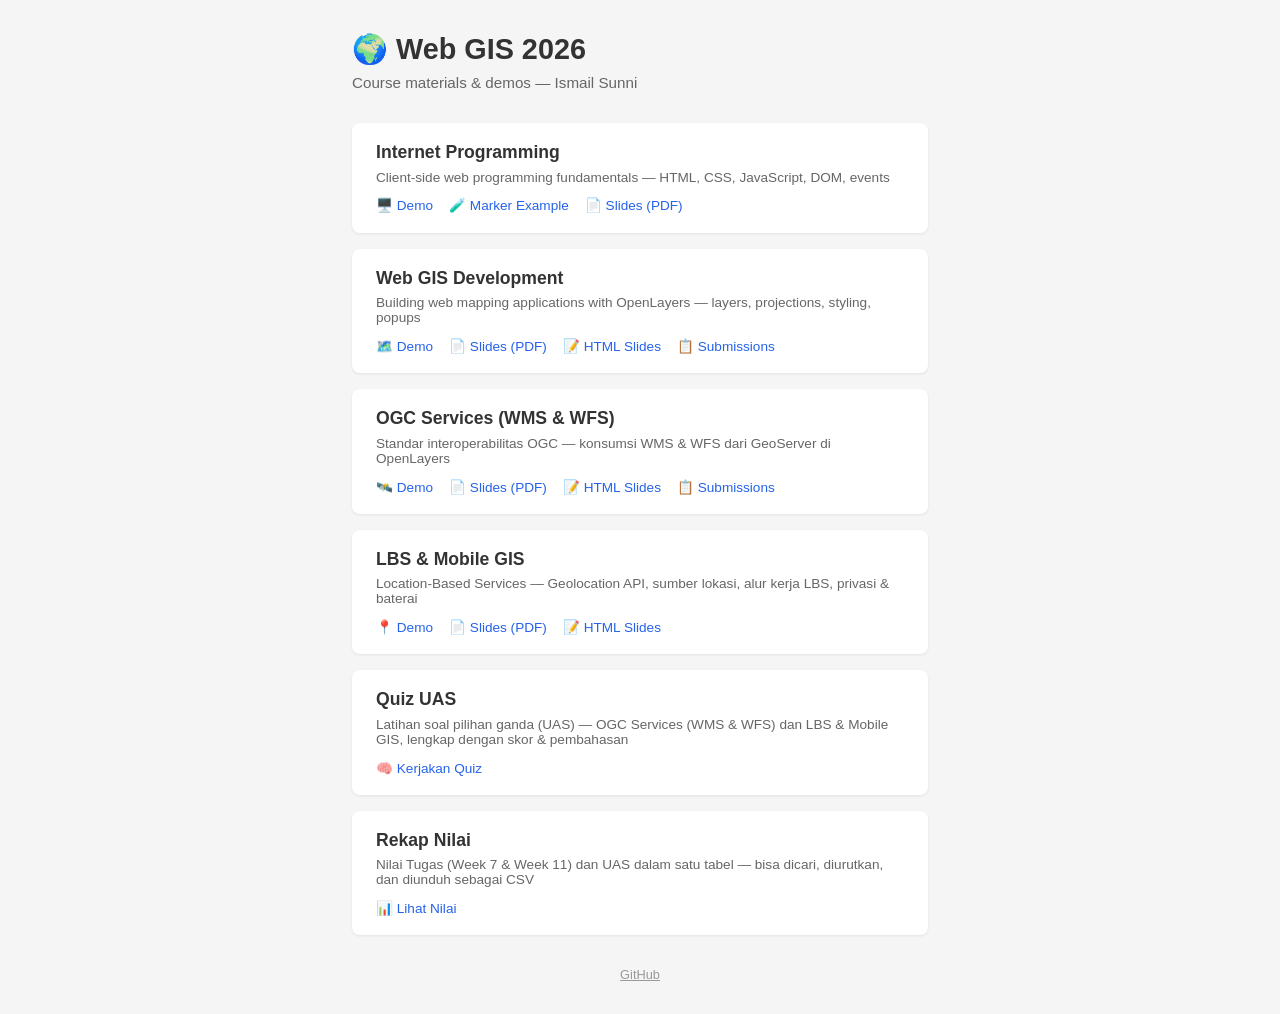
<file: index.html>
<!DOCTYPE html>
<html lang="en">
<head>
    <meta charset="UTF-8">
    <meta name="viewport" content="width=device-width, initial-scale=1.0">
    <link rel="icon" href="data:image/svg+xml,<svg xmlns=%22http://www.w3.org/2000/svg%22 viewBox=%220 0 100 100%22><text y=%22.9em%22 font-size=%2290%22>🌍</text></svg>">
    <title>Web GIS 2026 — Course Materials</title>
    <style>
        * { margin: 0; padding: 0; box-sizing: border-box; }
        body {
            font-family: -apple-system, BlinkMacSystemFont, 'Segoe UI', sans-serif;
            background: #f5f5f5;
            color: #333;
            min-height: 100vh;
            display: flex;
            align-items: center;
            justify-content: center;
        }
        .container {
            max-width: 640px;
            width: 100%;
            padding: 2rem;
        }
        h1 {
            font-size: 1.8rem;
            margin-bottom: 0.5rem;
        }
        .subtitle {
            color: #666;
            margin-bottom: 2rem;
            font-size: 0.95rem;
        }
        .card {
            background: #fff;
            border-radius: 8px;
            padding: 1.2rem 1.5rem;
            margin-bottom: 1rem;
            box-shadow: 0 1px 3px rgba(0,0,0,0.08);
            transition: box-shadow 0.15s;
        }
        .card:hover {
            box-shadow: 0 2px 8px rgba(0,0,0,0.12);
        }
        .card h2 {
            font-size: 1.1rem;
            margin-bottom: 0.4rem;
        }
        .card p {
            color: #666;
            font-size: 0.85rem;
            margin-bottom: 0.8rem;
        }
        .links {
            display: flex;
            gap: 1rem;
            flex-wrap: wrap;
        }
        .links a {
            color: #2563eb;
            text-decoration: none;
            font-size: 0.85rem;
            font-weight: 500;
        }
        .links a:hover {
            text-decoration: underline;
        }
        footer {
            text-align: center;
            margin-top: 2rem;
            color: #999;
            font-size: 0.8rem;
        }
    </style>
    <script defer src="https://cloud.umami.is/script.js" data-website-id="a4e2f8be-91ae-48a3-a1ba-0b50d7485e05"></script>
</head>
<body>
    <div class="container">
        <h1>🌍 Web GIS 2026</h1>
        <p class="subtitle">Course materials &amp; demos — Ismail Sunni</p>

        <div class="card">
            <h2>Internet Programming</h2>
            <p>Client-side web programming fundamentals — HTML, CSS, JavaScript, DOM, events</p>
            <div class="links">
                <a href="internet-programming/">🖥️ Demo</a>
                <a href="examples/">🧪 Marker Example</a>
                <a href="internet-programming/internet-programming.pdf">📄 Slides (PDF)</a>
            </div>
        </div>

        <div class="card">
            <h2>Web GIS Development</h2>
            <p>Building web mapping applications with OpenLayers — layers, projections, styling, popups</p>
            <div class="links">
                <a href="web-gis-development/">🗺️ Demo</a>
                <a href="web-gis-development/web-gis-development.pdf">📄 Slides (PDF)</a>
                <a href="web-gis-development/web-gis-development.html">📝 HTML Slides</a>
                <a href="homework/week-7.html">📋 Submissions</a>
            </div>
        </div>

        <div class="card">
            <h2>OGC Services (WMS &amp; WFS)</h2>
            <p>Standar interoperabilitas OGC — konsumsi WMS &amp; WFS dari GeoServer di OpenLayers</p>
            <div class="links">
                <a href="ogc-services/">🛰️ Demo</a>
                <a href="ogc-services/ogc-services.pdf">📄 Slides (PDF)</a>
                <a href="ogc-services/ogc-services.html">📝 HTML Slides</a>
                <a href="homework/week-11.html">📋 Submissions</a>
            </div>
        </div>

        <div class="card">
            <h2>LBS &amp; Mobile GIS</h2>
            <p>Location-Based Services — Geolocation API, sumber lokasi, alur kerja LBS, privasi &amp; baterai</p>
            <div class="links">
                <a href="lbs-mobile-gis/">📍 Demo</a>
                <a href="lbs-mobile-gis/lbs-mobile-gis.pdf">📄 Slides (PDF)</a>
                <a href="lbs-mobile-gis/lbs-mobile-gis.html">📝 HTML Slides</a>
            </div>
        </div>

        <div class="card">
            <h2>Quiz UAS</h2>
            <p>Latihan soal pilihan ganda (UAS) — OGC Services (WMS &amp; WFS) dan LBS &amp; Mobile GIS, lengkap dengan skor &amp; pembahasan</p>
            <div class="links">
                <a href="quiz/">🧠 Kerjakan Quiz</a>
            </div>
        </div>

        <div class="card">
            <h2>Rekap Nilai</h2>
            <p>Nilai Tugas (Week 7 &amp; Week 11) dan UAS dalam satu tabel — bisa dicari, diurutkan, dan diunduh sebagai CSV</p>
            <div class="links">
                <a href="homework/results.html">📊 Lihat Nilai</a>
            </div>
        </div>

        <footer>
            <a href="https://github.com/ismailsunni/web-gis-2026" style="color: #999;">GitHub</a>
        </footer>
    </div>
</body>
</html>
</file>
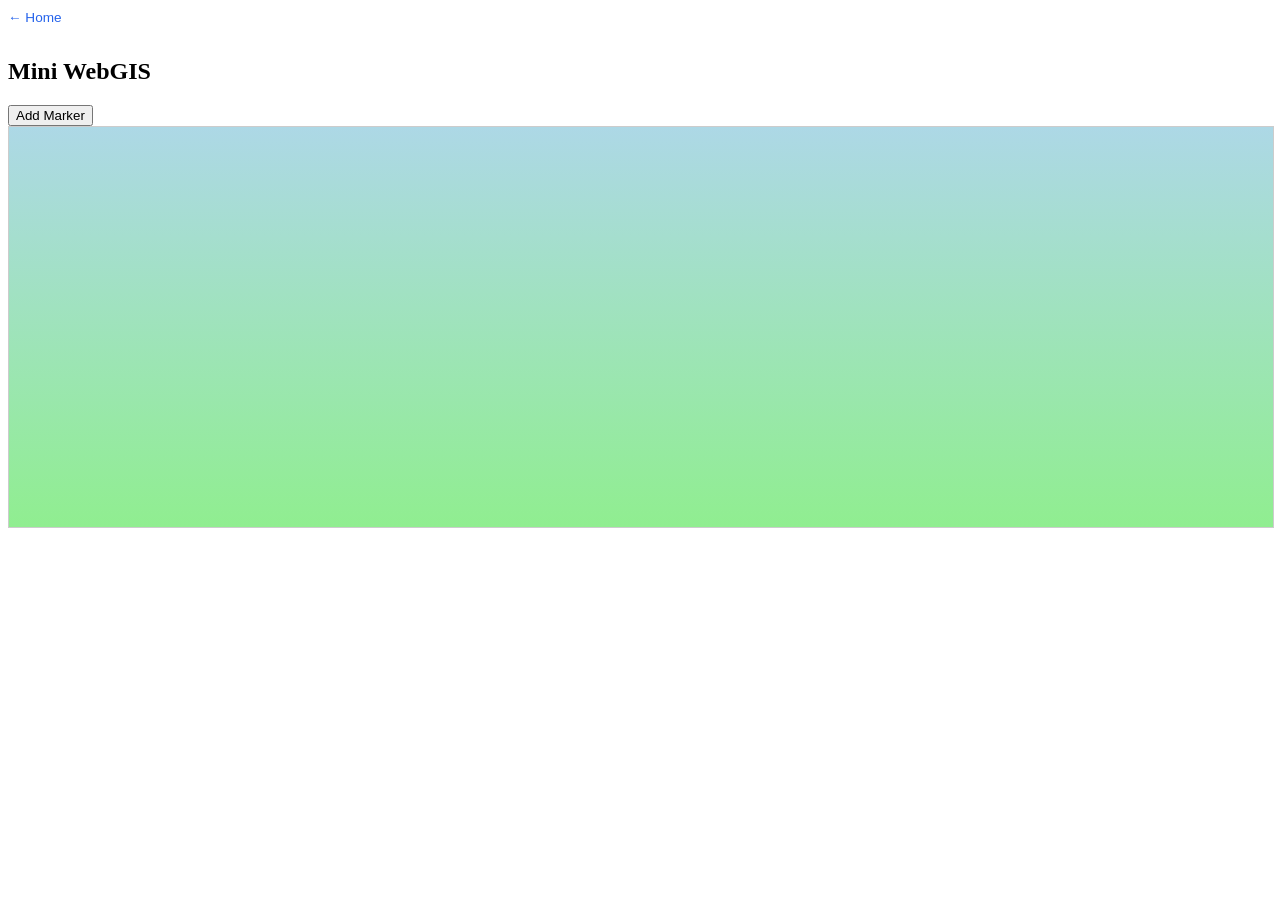
<file: examples/index.html>
<!DOCTYPE html>
<html lang="en">

<head>
    <meta charset="UTF-8">
    <meta name="viewport" content="width=device-width, initial-scale=1.0">
    <link rel="icon" href="data:image/svg+xml,<svg xmlns=%22http://www.w3.org/2000/svg%22 viewBox=%220 0 100 100%22><text y=%22.9em%22 font-size=%2290%22>🗺️</text></svg>">
    <title>Mini WebGIS — Marker Example · Web GIS 2026</title>
    <style>
        #map {
            width: 100%;
            height: 400px;
            background: linear-gradient(to bottom, lightblue, lightgreen);
            position: relative;
            border: 1px solid #ccc;
        }

        .marker {
            width: 12px;
            height: 12px;
            background: red;
            position: absolute;
            border-radius: 50%;
            cursor: pointer;
        }
    </style>
    <script defer src="https://cloud.umami.is/script.js" data-website-id="a4e2f8be-91ae-48a3-a1ba-0b50d7485e05"></script>
</head>

<body>
    <a href="../" style="display:inline-block;margin-bottom:0.8rem;color:#2563eb;text-decoration:none;font:500 0.85rem -apple-system,BlinkMacSystemFont,'Segoe UI',sans-serif">← Home</a>
    <h2>Mini WebGIS</h2>
    <button id="btnAdd">Add Marker</button>
    <div id="map"></div>
    <script src="app.js"></script>
</body>

</html>
</file>
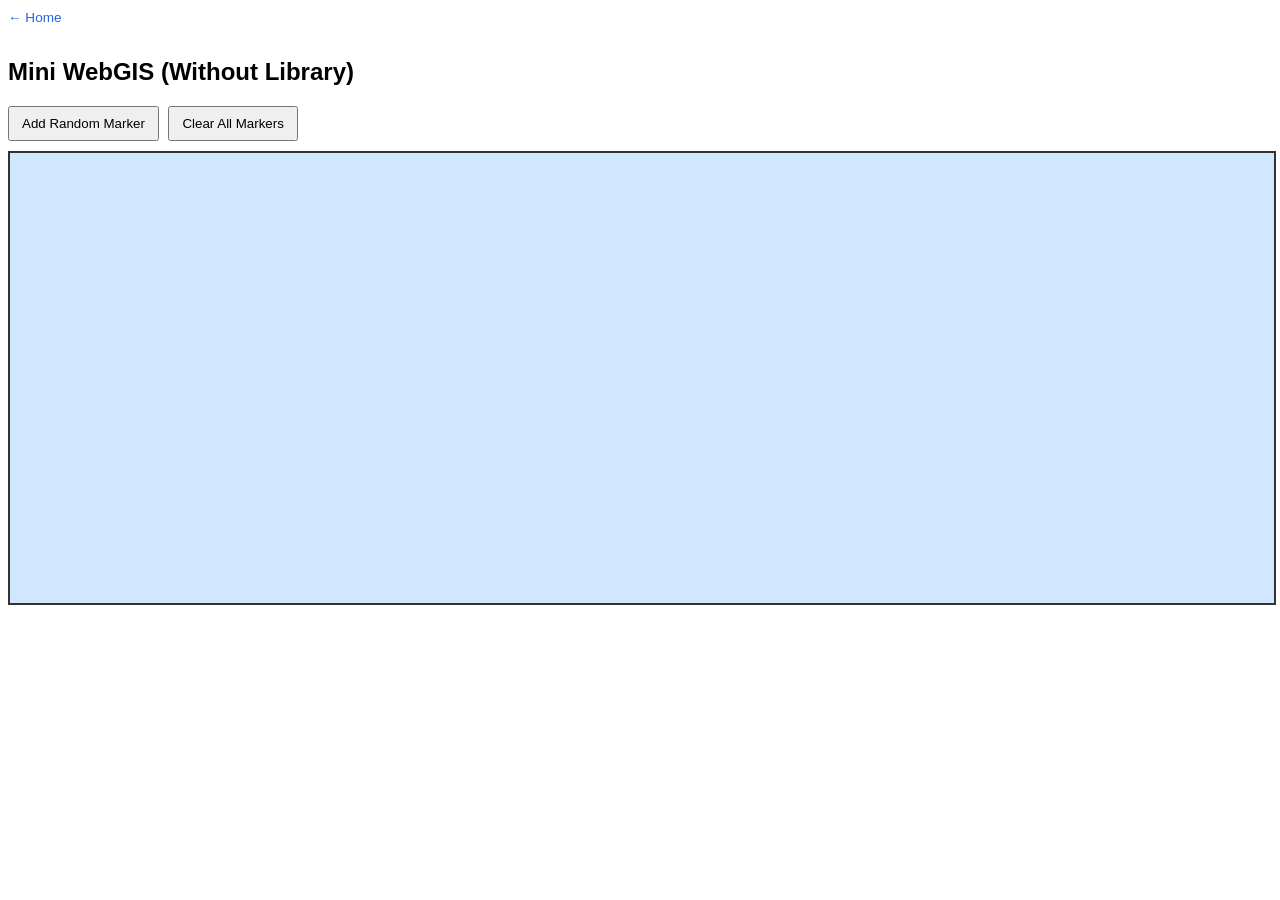
<file: internet-programming/index.html>
<!DOCTYPE html>
<html lang="en">
<head>
    <meta charset="UTF-8">
    <meta name="viewport" content="width=device-width, initial-scale=1.0">
    <link rel="icon" href="data:image/svg+xml,<svg xmlns=%22http://www.w3.org/2000/svg%22 viewBox=%220 0 100 100%22><text y=%22.9em%22 font-size=%2290%22>🖥️</text></svg>">
    <title>Mini WebGIS — Internet Programming · Web GIS 2026</title>

    <style>
        body {
            font-family: Arial, sans-serif;
        }

        #map {
            width: 100%;
            height: 450px;
            background-color: #d0e7ff;
            position: relative;
            border: 2px solid #333;
            margin-top: 10px;
            overflow: hidden;
        }

        .marker {
            width: 12px;
            height: 12px;
            background-color: red;
            border-radius: 50%;
            position: absolute;
            cursor: pointer;
        }

        .controls {
            margin-top: 10px;
        }

        button {
            padding: 8px 12px;
            margin-right: 5px;
            cursor: pointer;
        }
    </style>
    <script defer src="https://cloud.umami.is/script.js" data-website-id="a4e2f8be-91ae-48a3-a1ba-0b50d7485e05"></script>
</head>
<body>

    <a href="../" style="display:inline-block;margin-bottom:0.8rem;color:#2563eb;text-decoration:none;font:500 0.85rem -apple-system,BlinkMacSystemFont,'Segoe UI',sans-serif">← Home</a>
    <h2>Mini WebGIS (Without Library)</h2>

    <div class="controls">
        <button id="btnAdd">Add Random Marker</button>
        <button id="btnClear">Clear All Markers</button>
    </div>

    <div id="map"></div>

    <script src="app.js"></script>

</body>
</html>
</file>
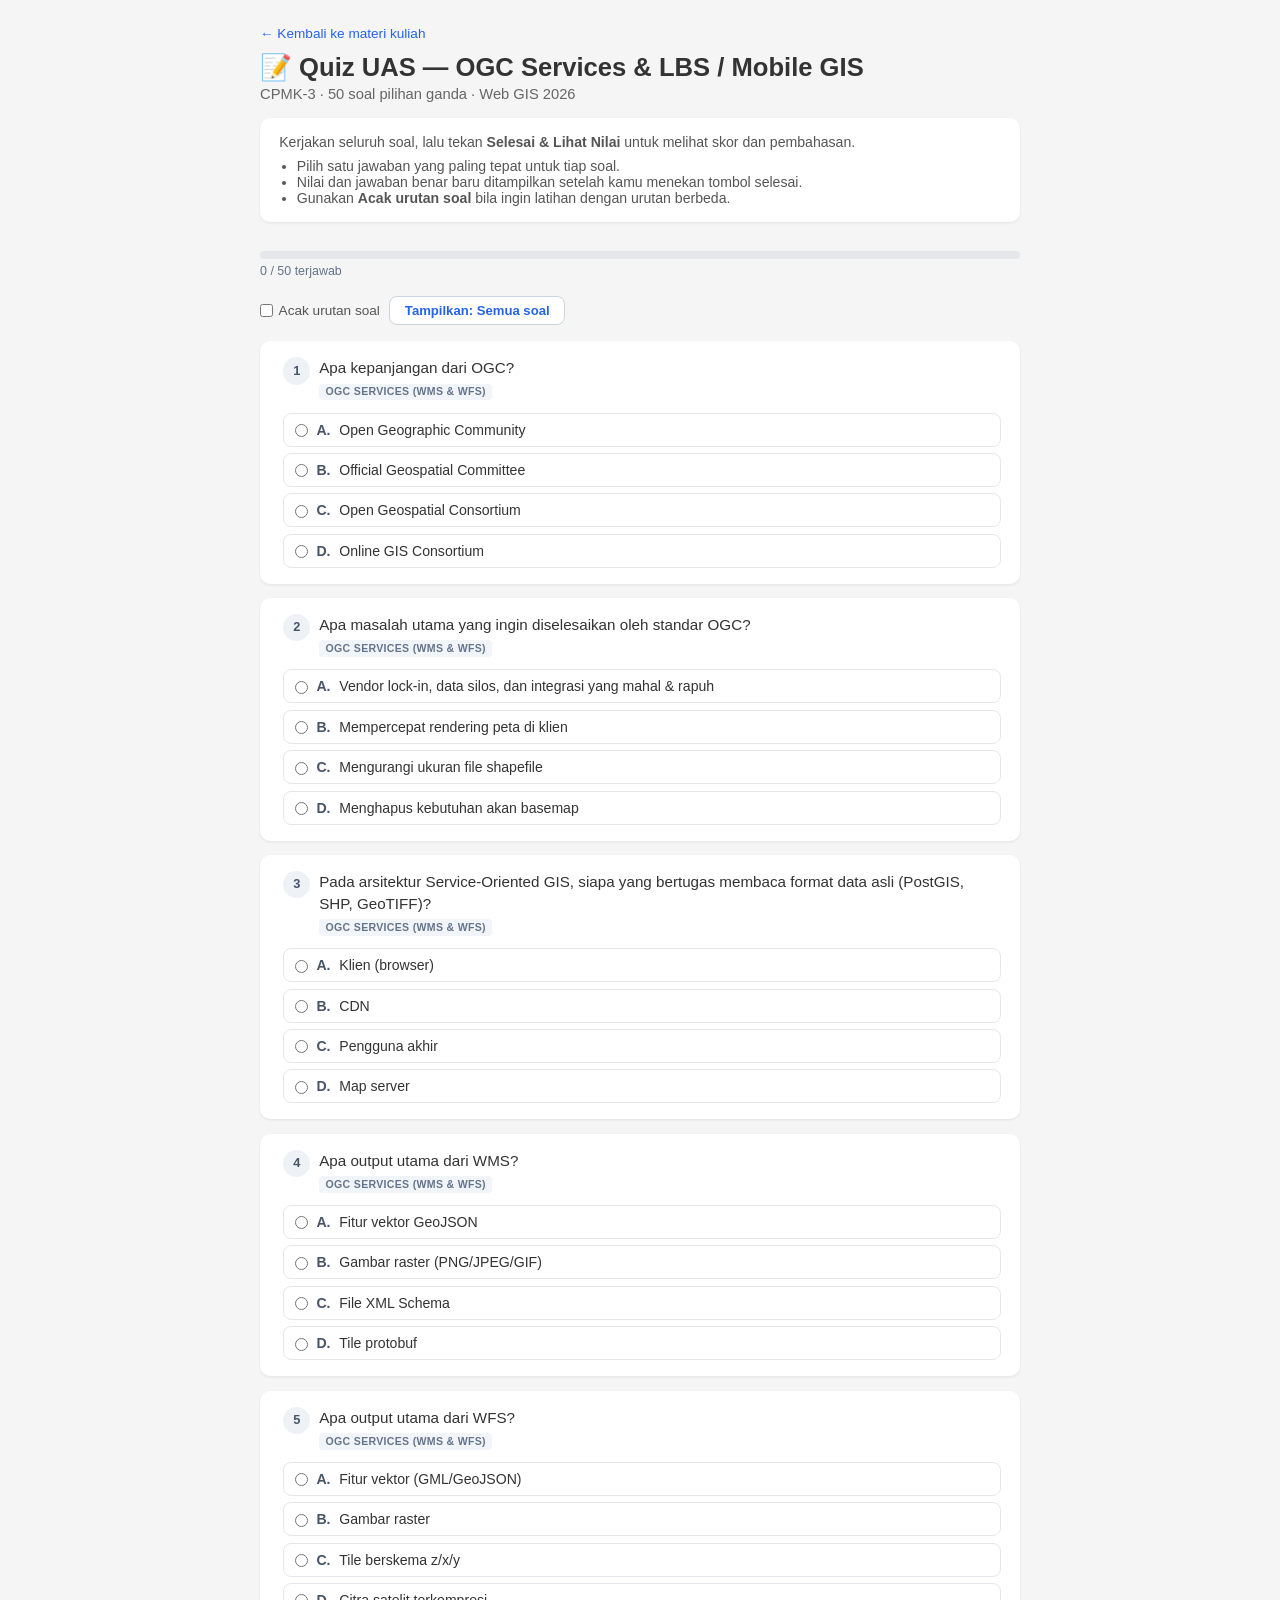
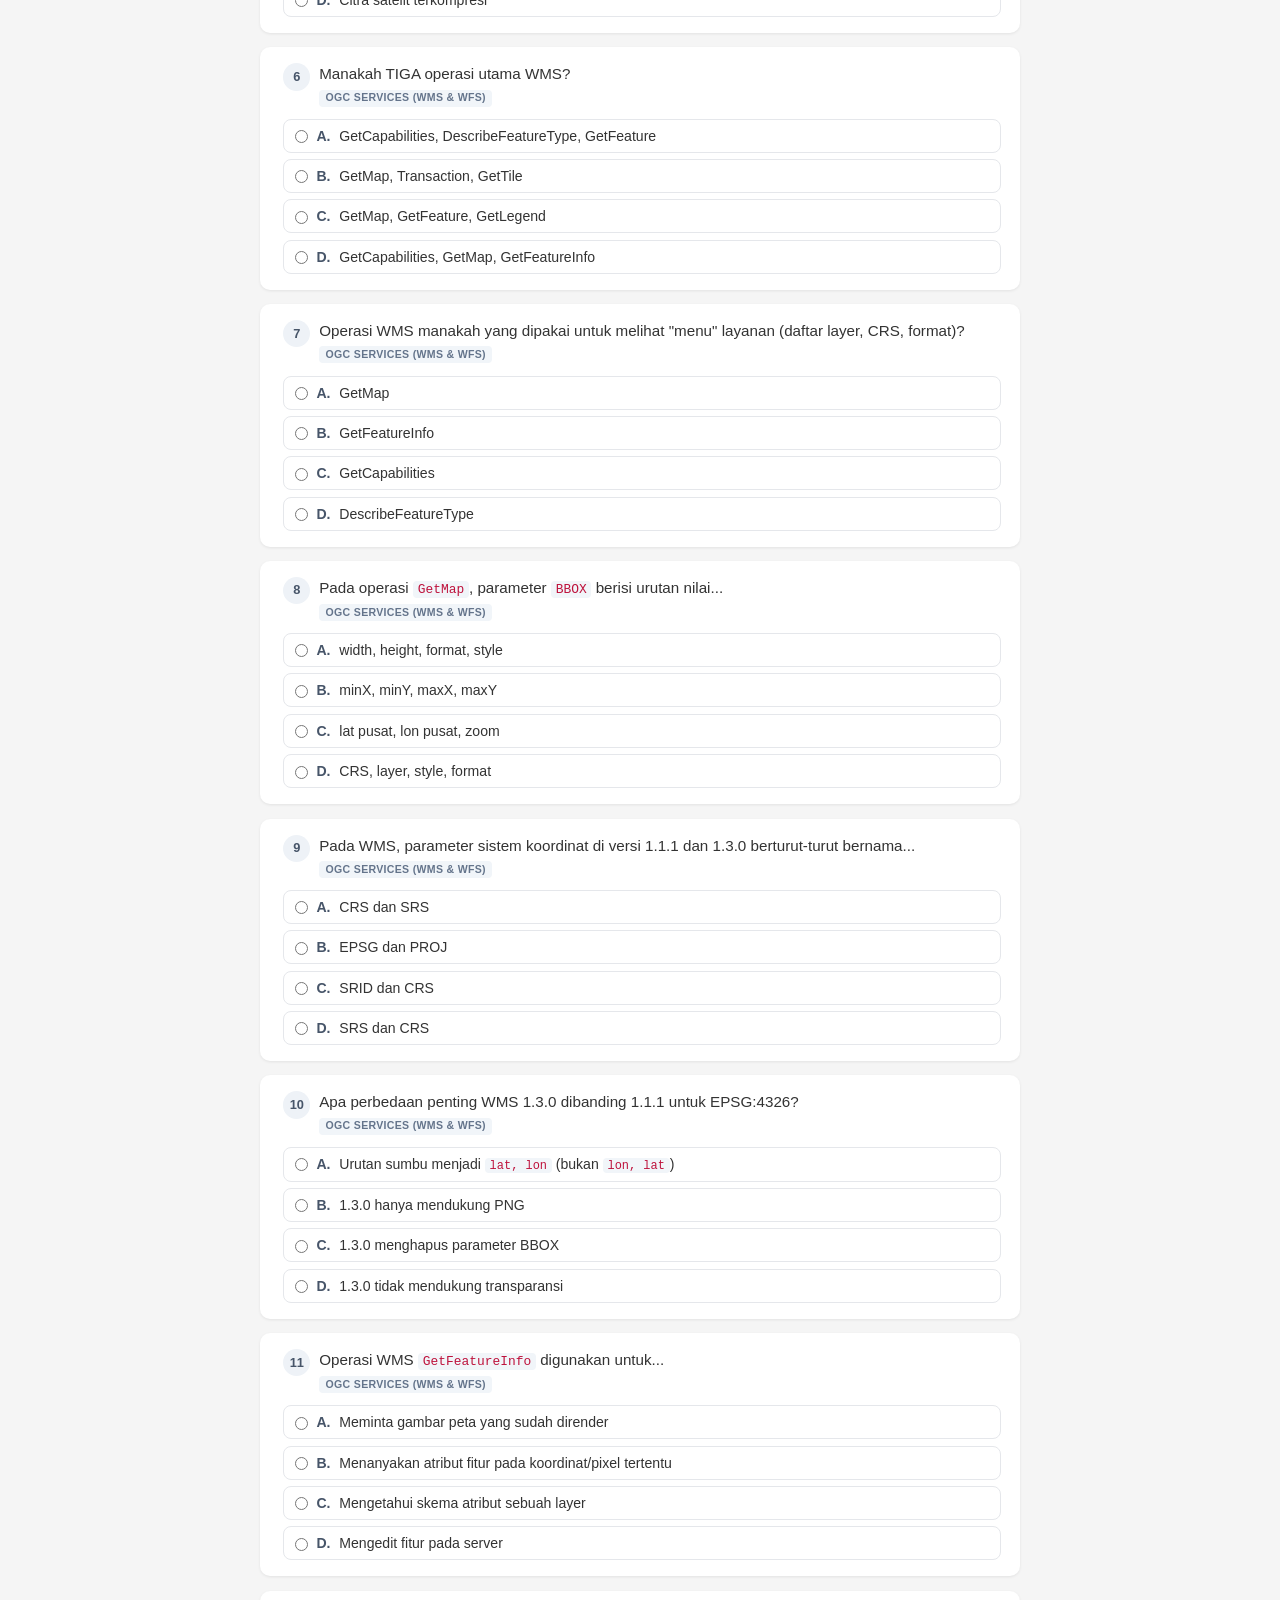
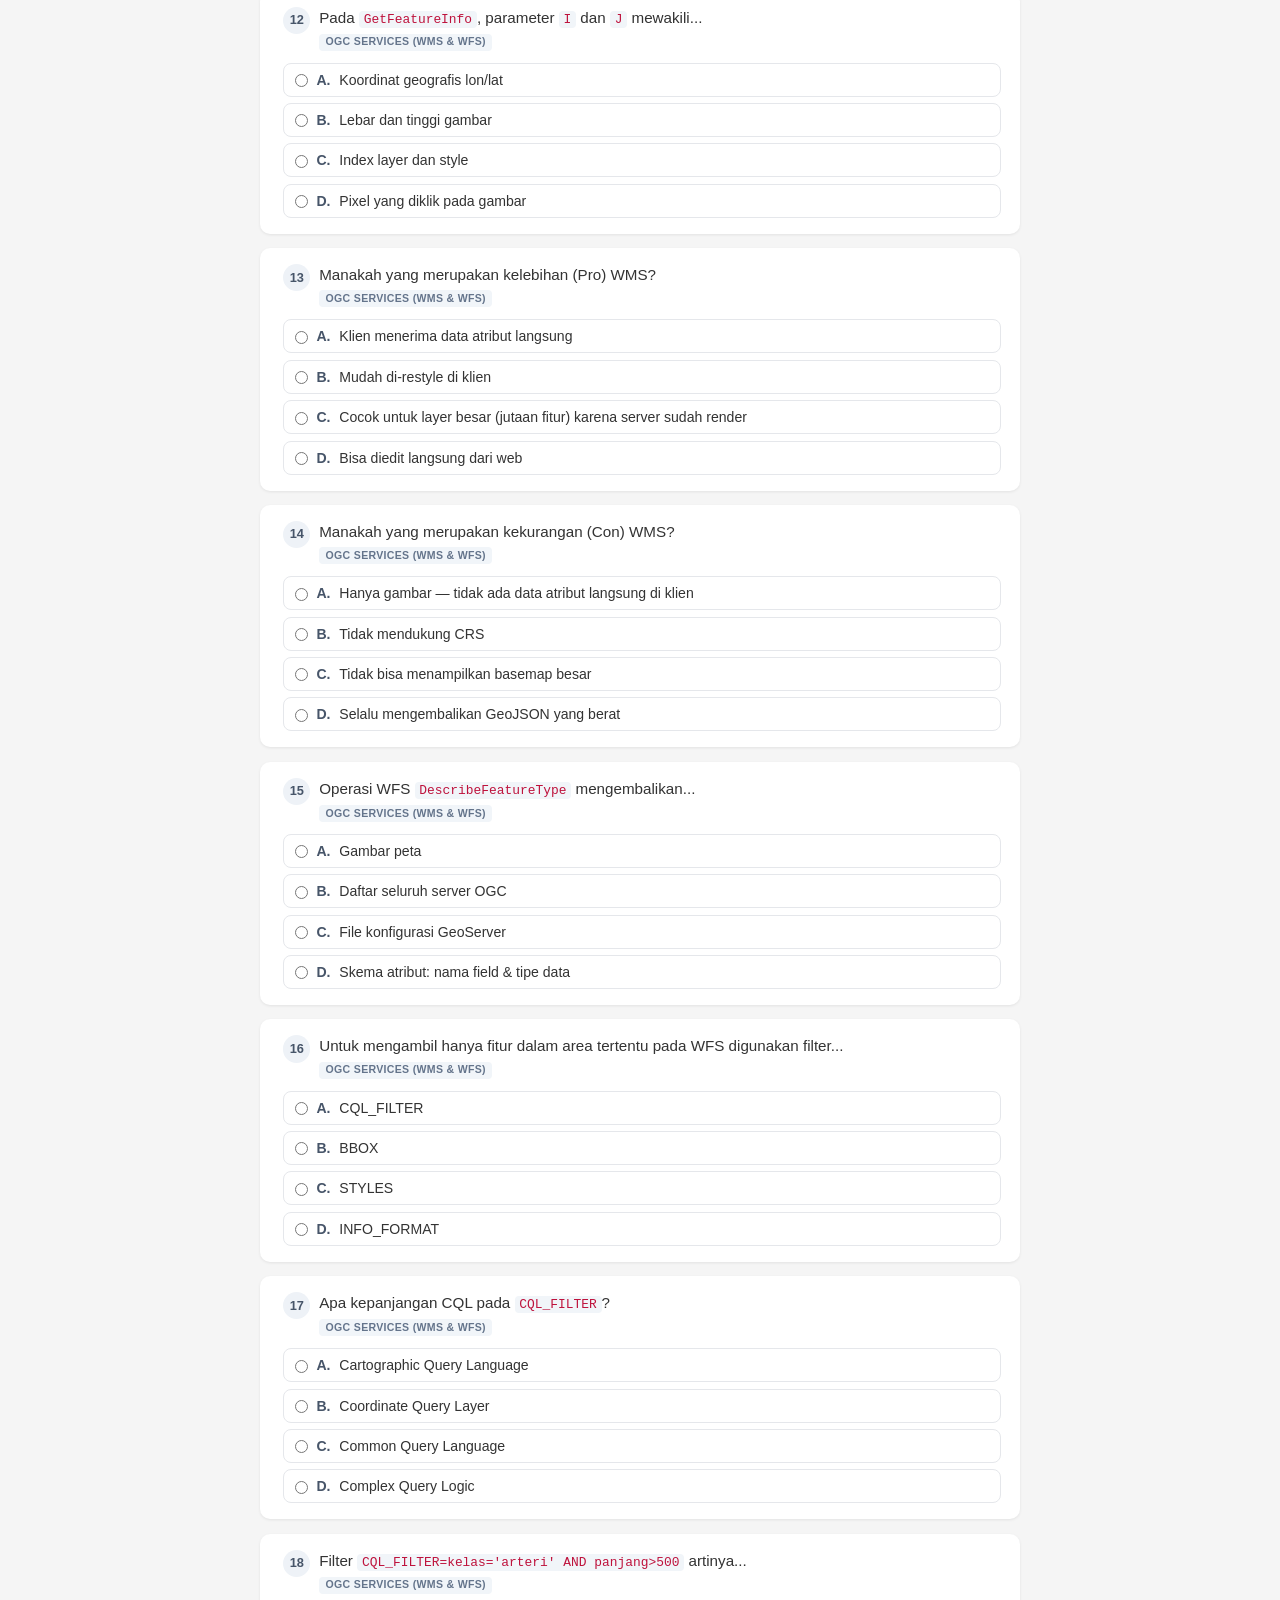
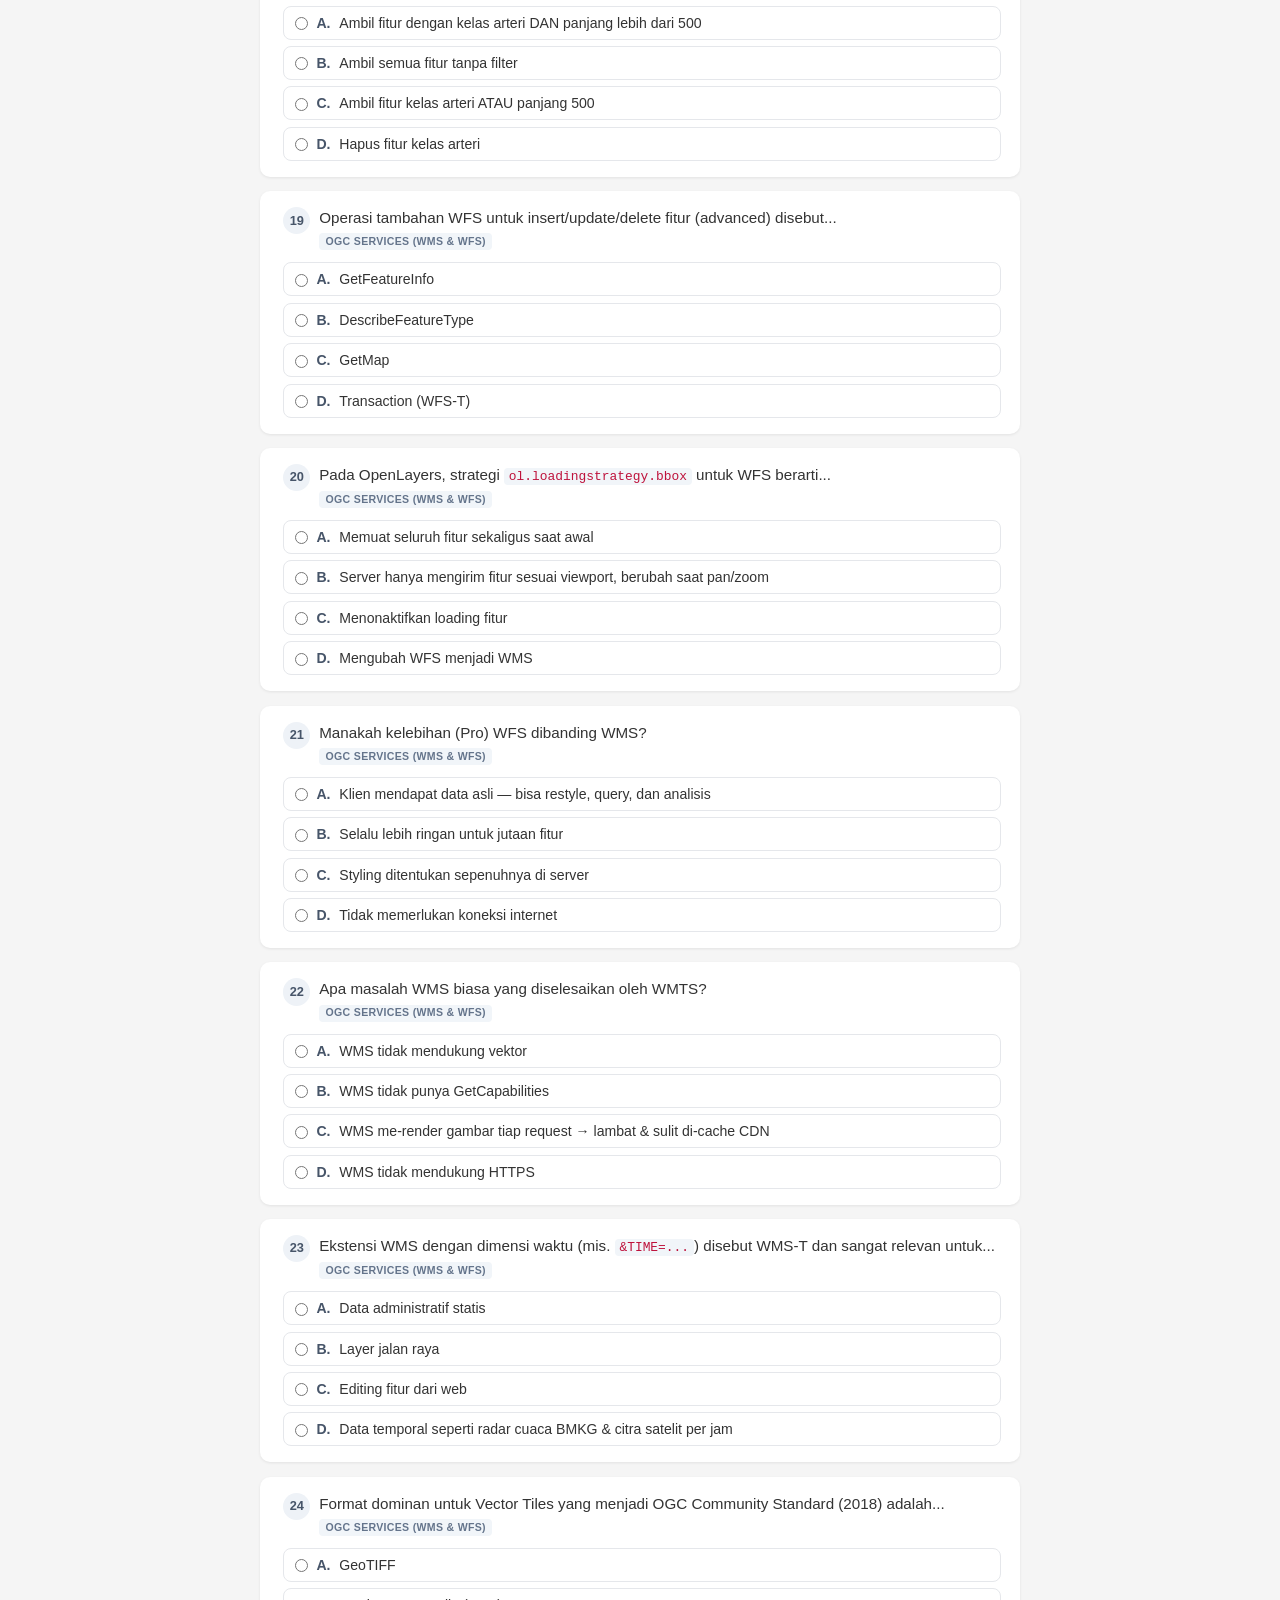
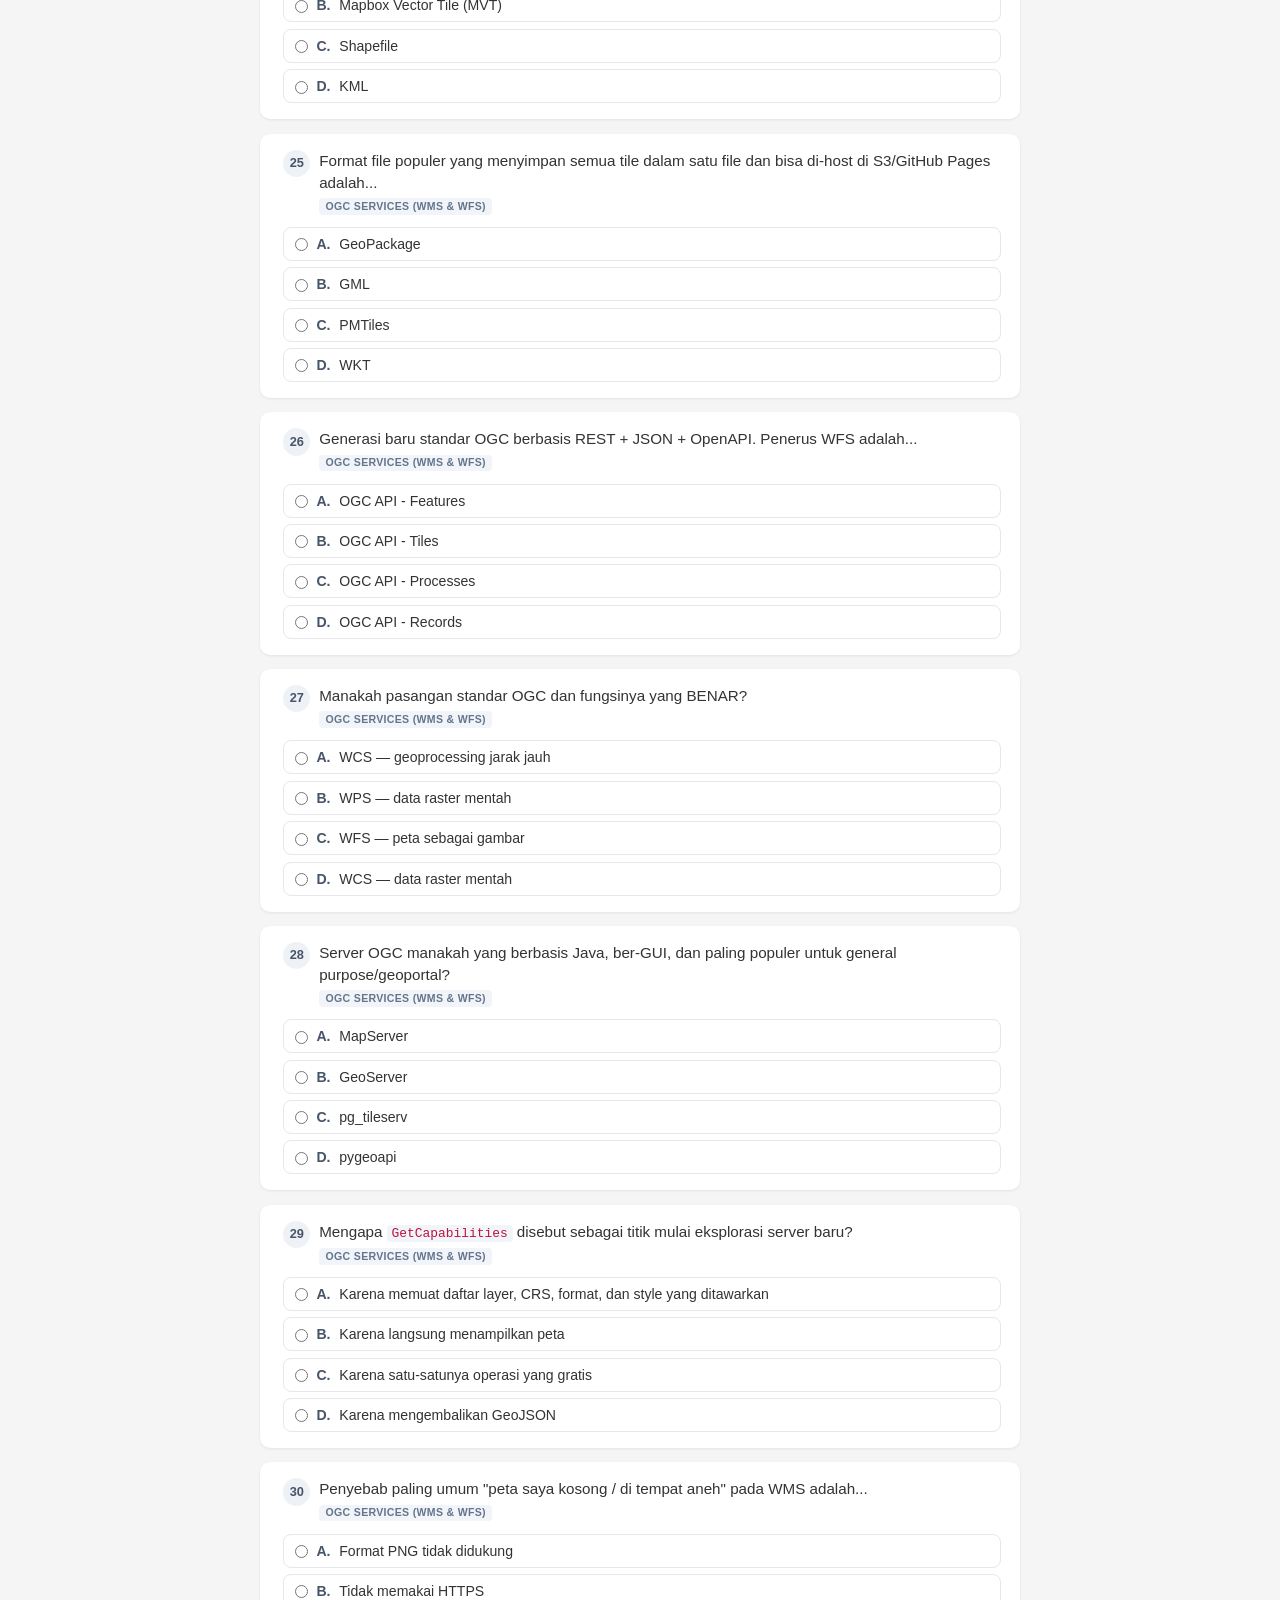
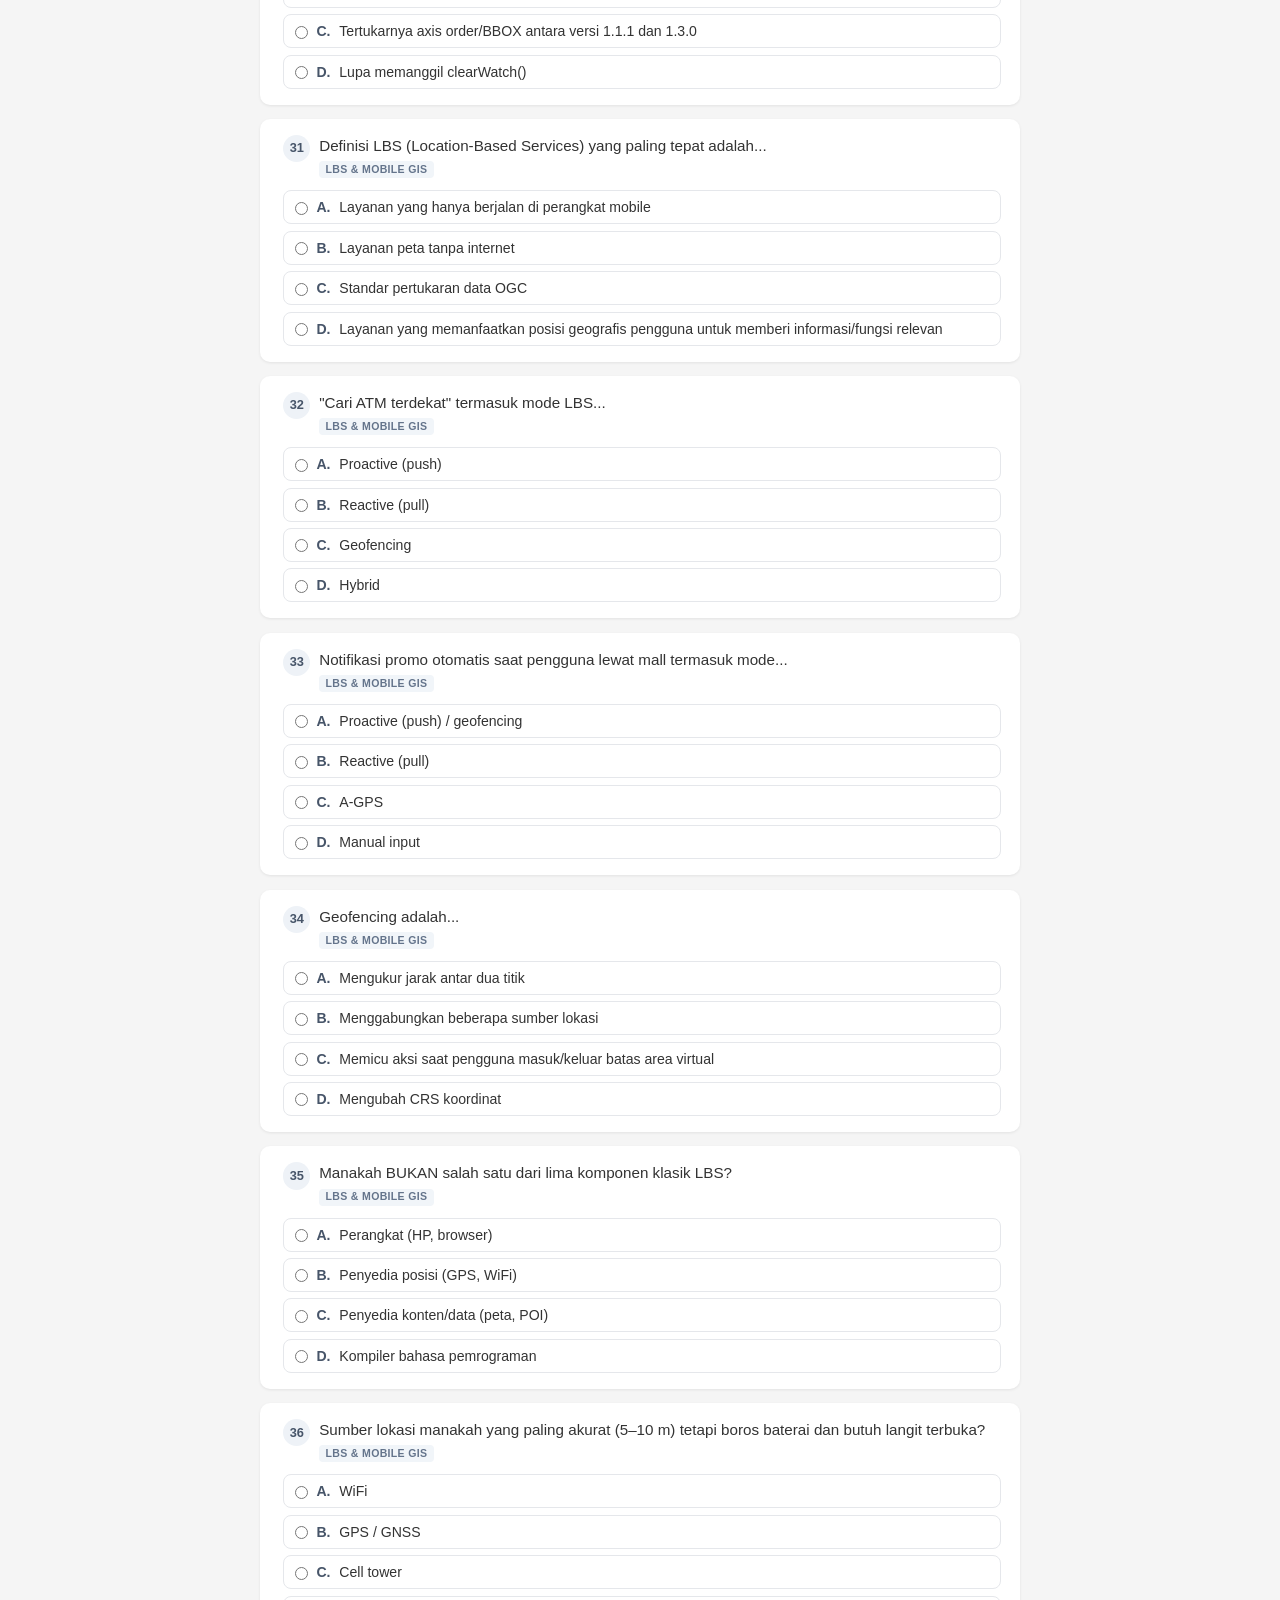
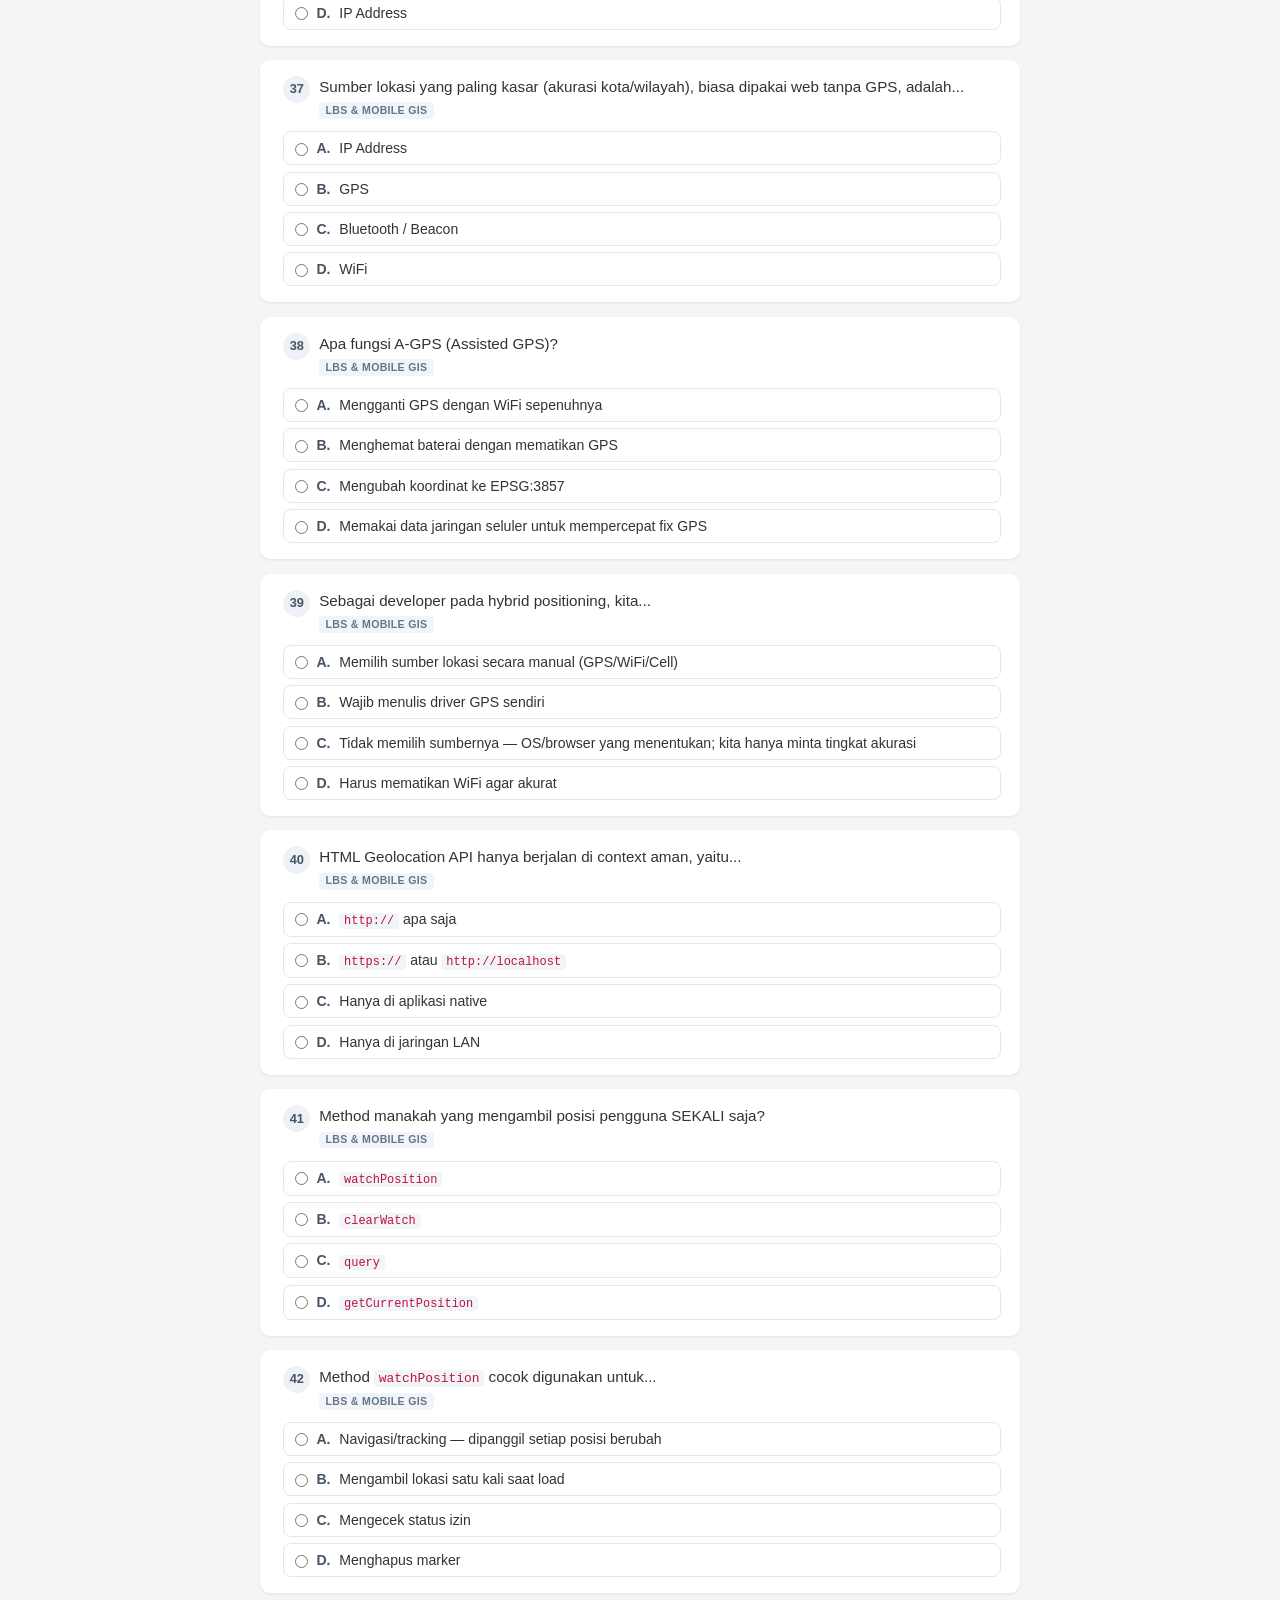
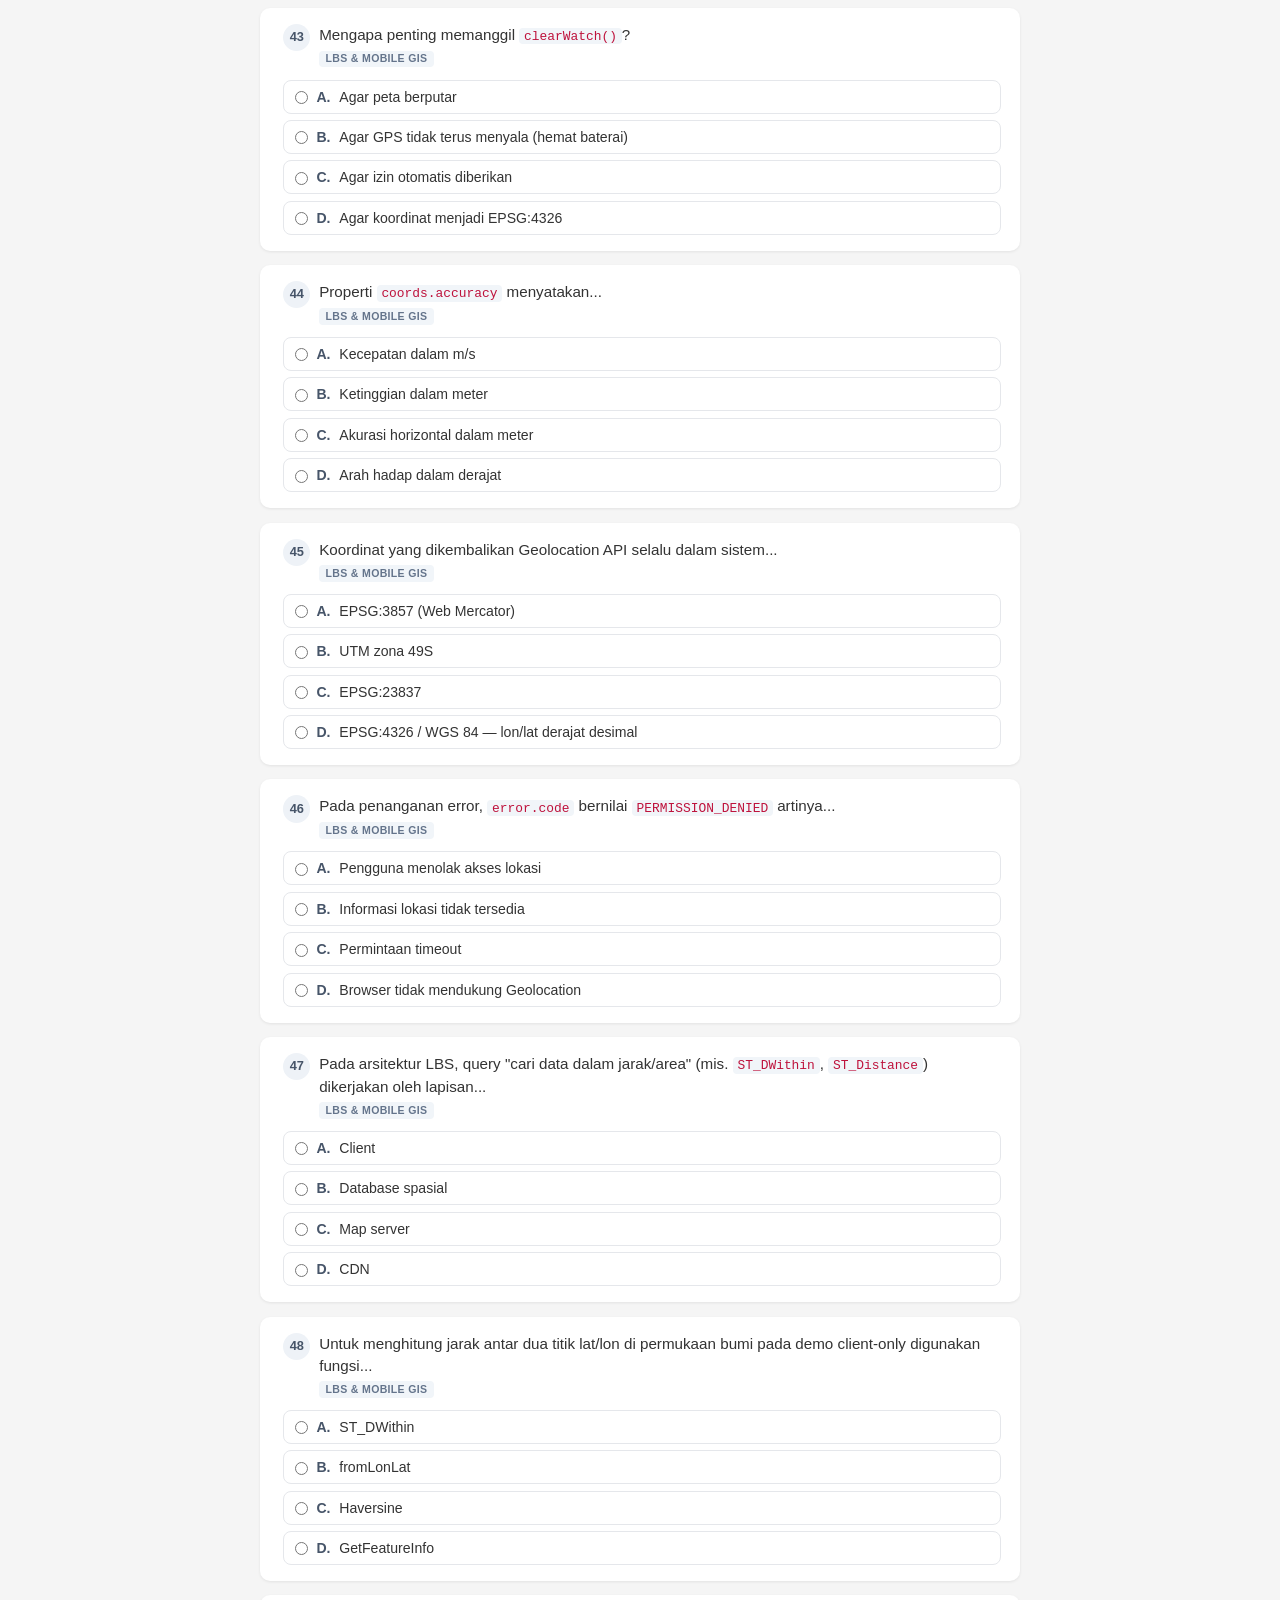
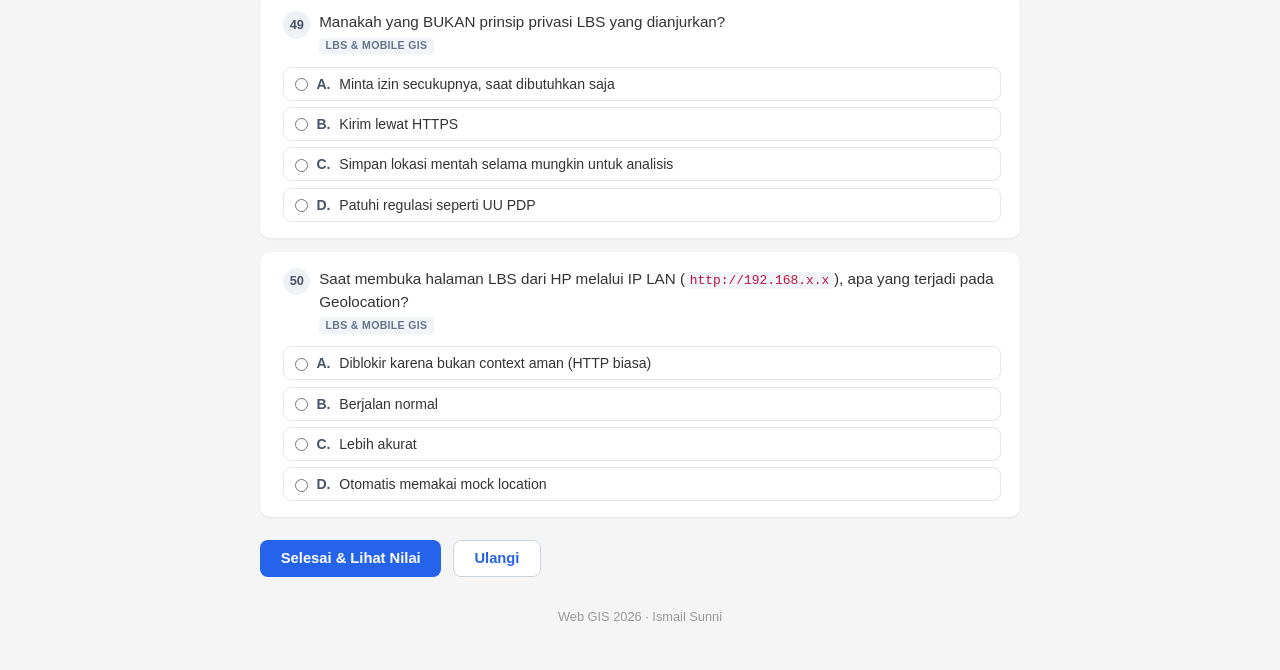
<file: quiz/index.html>
<!DOCTYPE html>
<html lang="id">
<head>
    <meta charset="UTF-8">
    <meta name="viewport" content="width=device-width, initial-scale=1.0">
    <title>Quiz UAS — OGC Services & LBS · Web GIS 2026</title>
    <style>
        * { margin: 0; padding: 0; box-sizing: border-box; }
        body {
            font-family: -apple-system, BlinkMacSystemFont, 'Segoe UI', sans-serif;
            background: #f5f5f5; color: #333; padding: 0 1rem 4rem;
        }
        .container { max-width: 760px; margin: 0 auto; padding-top: 1.5rem; }
        a.back { color: #2563eb; text-decoration: none; font-size: 0.85rem; }
        a.back:hover { text-decoration: underline; }
        h1 { font-size: 1.6rem; margin: 0.6rem 0 0.3rem; }
        .subtitle { color: #666; font-size: 0.92rem; margin-bottom: 1rem; }
        .intro { background: #fff; border-radius: 10px; padding: 1rem 1.2rem; margin-bottom: 1.2rem;
            box-shadow: 0 1px 3px rgba(0,0,0,0.08); font-size: 0.88rem; color: #555; }
        .intro ul { margin: 0.5rem 0 0 1.1rem; }
        .controls { display: flex; gap: 0.6rem; align-items: center; flex-wrap: wrap; margin-bottom: 1rem; }
        .controls label { font-size: 0.85rem; color: #555; display: flex; align-items: center; gap: 0.35rem; }
        .q { background: #fff; border-radius: 10px; padding: 1rem 1.2rem; margin-bottom: 0.9rem;
            box-shadow: 0 1px 3px rgba(0,0,0,0.08); border-left: 4px solid transparent; }
        .q.correct { border-left-color: #16a34a; }
        .q.wrong { border-left-color: #dc2626; }
        .q-head { display: flex; gap: 0.55rem; margin-bottom: 0.7rem; font-size: 0.95rem; line-height: 1.45; }
        .q-num { flex: none; width: 1.7rem; height: 1.7rem; border-radius: 50%; background: #eef2f7;
            color: #475569; font-weight: 700; font-size: 0.8rem; display: inline-flex;
            align-items: center; justify-content: center; }
        .q-text { font-weight: 500; }
        .tag { display: inline-block; font-size: 0.66rem; font-weight: 600; text-transform: uppercase;
            letter-spacing: 0.03em; color: #64748b; background: #f1f5f9; border-radius: 4px;
            padding: 0.05rem 0.4rem; margin-top: 0.25rem; }
        .opts { display: flex; flex-direction: column; gap: 0.4rem; }
        .opt { display: flex; align-items: flex-start; gap: 0.55rem; padding: 0.5rem 0.65rem;
            border: 1px solid #e5e7eb; border-radius: 8px; cursor: pointer; font-size: 0.88rem;
            transition: background 0.12s, border-color 0.12s; }
        .opt:hover { background: #f8fafc; }
        .opt input { margin-top: 0.15rem; flex: none; }
        .opt .key { font-weight: 700; color: #475569; flex: none; }
        .opt.pick-correct { background: #dcfce7; border-color: #16a34a; }
        .opt.pick-wrong { background: #fee2e2; border-color: #dc2626; }
        .opt.reveal-correct { border-color: #16a34a; }
        .opt.reveal-correct .key { color: #16a34a; }
        code { background: #f1f5f9; padding: 0.05rem 0.3rem; border-radius: 4px;
            font-size: 0.85em; color: #be123c; }
        .actions { margin: 1.4rem 0; display: flex; gap: 0.7rem; flex-wrap: wrap; }
        button { font-size: 0.92rem; font-weight: 600; padding: 0.6rem 1.3rem; border-radius: 8px;
            border: none; cursor: pointer; }
        .btn-primary { background: #2563eb; color: #fff; }
        .btn-primary:hover { background: #1d4ed8; }
        .btn-ghost { background: #fff; color: #2563eb; border: 1px solid #cbd5e1; }
        .btn-ghost:hover { background: #f8fafc; }
        .btn-sm { padding: 0.4rem 0.9rem; font-size: 0.82rem; }
        .btn-ghost.active { background: #2563eb; color: #fff; border-color: #2563eb; }
        .btn-ghost:disabled { opacity: 0.5; cursor: not-allowed; }
        .empty-state { background: #fff; border-radius: 10px; padding: 1.4rem; text-align: center;
            color: #64748b; font-size: 0.9rem; box-shadow: 0 1px 3px rgba(0,0,0,0.08); }
        .empty-state[hidden] { display: none; }
        /* sticky progress */
        .progress-bar { position: sticky; top: 0; z-index: 20; background: rgba(245,245,245,0.95);
            backdrop-filter: blur(4px); padding: 0.6rem 0; margin-bottom: 0.5rem; }
        .progress-track { height: 8px; background: #e5e7eb; border-radius: 99px; overflow: hidden; }
        .progress-fill { height: 100%; width: 0; background: #2563eb; transition: width 0.2s; }
        .progress-label { font-size: 0.78rem; color: #64748b; margin-top: 0.3rem; }
        /* result panel */
        .result { background: #fff; border-radius: 12px; padding: 1.4rem 1.5rem; margin-bottom: 1.2rem;
            box-shadow: 0 2px 10px rgba(0,0,0,0.1); text-align: center; }
        .result[hidden] { display: none; }
        .score-big { font-size: 2.6rem; font-weight: 800; line-height: 1; }
        .score-pct { font-size: 1.1rem; color: #64748b; margin-top: 0.3rem; }
        .grade { display: inline-block; margin-top: 0.6rem; padding: 0.25rem 0.9rem; border-radius: 99px;
            font-size: 0.85rem; font-weight: 700; }
        .grade.pass { background: #dcfce7; color: #15803d; }
        .grade.fail { background: #fee2e2; color: #b91c1c; }
        .breakdown { display: flex; gap: 0.6rem; justify-content: center; flex-wrap: wrap; margin-top: 1rem; }
        .bd { background: #f8fafc; border-radius: 8px; padding: 0.5rem 0.9rem; font-size: 0.82rem; color: #475569; }
        .bd b { display: block; font-size: 1.1rem; color: #1e293b; }
        footer { text-align: center; margin-top: 2rem; color: #999; font-size: 0.8rem; }
    </style>
    <script defer src="https://cloud.umami.is/script.js" data-website-id="a4e2f8be-91ae-48a3-a1ba-0b50d7485e05"></script>
</head>
<body>
    <div class="container">
        <a class="back" href="../">← Kembali ke materi kuliah</a>
        <h1>📝 Quiz UAS — OGC Services &amp; LBS / Mobile GIS</h1>
        <p class="subtitle">CPMK-3 · 50 soal pilihan ganda · Web GIS 2026</p>

        <div class="intro">
            Kerjakan seluruh soal, lalu tekan <b>Selesai &amp; Lihat Nilai</b> untuk melihat skor dan pembahasan.
            <ul>
                <li>Pilih satu jawaban yang paling tepat untuk tiap soal.</li>
                <li>Nilai dan jawaban benar baru ditampilkan setelah kamu menekan tombol selesai.</li>
                <li>Gunakan <b>Acak urutan soal</b> bila ingin latihan dengan urutan berbeda.</li>
            </ul>
        </div>

        <div class="progress-bar">
            <div class="progress-track"><div class="progress-fill" id="fill"></div></div>
            <div class="progress-label" id="plabel">0 / 50 terjawab</div>
        </div>

        <div class="controls">
            <label><input type="checkbox" id="shuffle" onchange="render()"> Acak urutan soal</label>
            <button class="btn-ghost btn-sm" id="filterBtn" onclick="toggleFilter()">Tampilkan: Semua soal</button>
        </div>

        <div class="result" id="result" hidden></div>

        <div id="quiz"></div>
        <div class="empty-state" id="emptyState" hidden>🎉 Semua soal sudah dijawab. Tekan <b>Selesai &amp; Lihat Nilai</b> untuk melihat skor.</div>

        <div class="actions">
            <button class="btn-primary" id="submitBtn" onclick="submitQuiz()">Selesai &amp; Lihat Nilai</button>
            <button class="btn-ghost" onclick="resetQuiz()">Ulangi</button>
        </div>

        <footer>Web GIS 2026 · Ismail Sunni</footer>
    </div>

    <script>
        const QUESTIONS = [{"n": 1, "section": "OGC Services (WMS & WFS)", "q": "Apa kepanjangan dari OGC?", "opts": [{"k": "A", "t": "Open Geographic Community"}, {"k": "B", "t": "Official Geospatial Committee"}, {"k": "C", "t": "Open Geospatial Consortium"}, {"k": "D", "t": "Online GIS Consortium"}], "ans": "C"}, {"n": 2, "section": "OGC Services (WMS & WFS)", "q": "Apa masalah utama yang ingin diselesaikan oleh standar OGC?", "opts": [{"k": "A", "t": "Vendor lock-in, data silos, dan integrasi yang mahal &amp; rapuh"}, {"k": "B", "t": "Mempercepat rendering peta di klien"}, {"k": "C", "t": "Mengurangi ukuran file shapefile"}, {"k": "D", "t": "Menghapus kebutuhan akan basemap"}], "ans": "A"}, {"n": 3, "section": "OGC Services (WMS & WFS)", "q": "Pada arsitektur Service-Oriented GIS, siapa yang bertugas membaca format data asli (PostGIS, SHP, GeoTIFF)?", "opts": [{"k": "A", "t": "Klien (browser)"}, {"k": "B", "t": "CDN"}, {"k": "C", "t": "Pengguna akhir"}, {"k": "D", "t": "Map server"}], "ans": "D"}, {"n": 4, "section": "OGC Services (WMS & WFS)", "q": "Apa output utama dari WMS?", "opts": [{"k": "A", "t": "Fitur vektor GeoJSON"}, {"k": "B", "t": "Gambar raster (PNG/JPEG/GIF)"}, {"k": "C", "t": "File XML Schema"}, {"k": "D", "t": "Tile protobuf"}], "ans": "B"}, {"n": 5, "section": "OGC Services (WMS & WFS)", "q": "Apa output utama dari WFS?", "opts": [{"k": "A", "t": "Fitur vektor (GML/GeoJSON)"}, {"k": "B", "t": "Gambar raster"}, {"k": "C", "t": "Tile berskema z/x/y"}, {"k": "D", "t": "Citra satelit terkompresi"}], "ans": "A"}, {"n": 6, "section": "OGC Services (WMS & WFS)", "q": "Manakah TIGA operasi utama WMS?", "opts": [{"k": "A", "t": "GetCapabilities, DescribeFeatureType, GetFeature"}, {"k": "B", "t": "GetMap, Transaction, GetTile"}, {"k": "C", "t": "GetMap, GetFeature, GetLegend"}, {"k": "D", "t": "GetCapabilities, GetMap, GetFeatureInfo"}], "ans": "D"}, {"n": 7, "section": "OGC Services (WMS & WFS)", "q": "Operasi WMS manakah yang dipakai untuk melihat &quot;menu&quot; layanan (daftar layer, CRS, format)?", "opts": [{"k": "A", "t": "GetMap"}, {"k": "B", "t": "GetFeatureInfo"}, {"k": "C", "t": "GetCapabilities"}, {"k": "D", "t": "DescribeFeatureType"}], "ans": "C"}, {"n": 8, "section": "OGC Services (WMS & WFS)", "q": "Pada operasi <code>GetMap</code>, parameter <code>BBOX</code> berisi urutan nilai...", "opts": [{"k": "A", "t": "width, height, format, style"}, {"k": "B", "t": "minX, minY, maxX, maxY"}, {"k": "C", "t": "lat pusat, lon pusat, zoom"}, {"k": "D", "t": "CRS, layer, style, format"}], "ans": "B"}, {"n": 9, "section": "OGC Services (WMS & WFS)", "q": "Pada WMS, parameter sistem koordinat di versi 1.1.1 dan 1.3.0 berturut-turut bernama...", "opts": [{"k": "A", "t": "CRS dan SRS"}, {"k": "B", "t": "EPSG dan PROJ"}, {"k": "C", "t": "SRID dan CRS"}, {"k": "D", "t": "SRS dan CRS"}], "ans": "D"}, {"n": 10, "section": "OGC Services (WMS & WFS)", "q": "Apa perbedaan penting WMS 1.3.0 dibanding 1.1.1 untuk EPSG:4326?", "opts": [{"k": "A", "t": "Urutan sumbu menjadi <code>lat, lon</code> (bukan <code>lon, lat</code>)"}, {"k": "B", "t": "1.3.0 hanya mendukung PNG"}, {"k": "C", "t": "1.3.0 menghapus parameter BBOX"}, {"k": "D", "t": "1.3.0 tidak mendukung transparansi"}], "ans": "A"}, {"n": 11, "section": "OGC Services (WMS & WFS)", "q": "Operasi WMS <code>GetFeatureInfo</code> digunakan untuk...", "opts": [{"k": "A", "t": "Meminta gambar peta yang sudah dirender"}, {"k": "B", "t": "Menanyakan atribut fitur pada koordinat/pixel tertentu"}, {"k": "C", "t": "Mengetahui skema atribut sebuah layer"}, {"k": "D", "t": "Mengedit fitur pada server"}], "ans": "B"}, {"n": 12, "section": "OGC Services (WMS & WFS)", "q": "Pada <code>GetFeatureInfo</code>, parameter <code>I</code> dan <code>J</code> mewakili...", "opts": [{"k": "A", "t": "Koordinat geografis lon/lat"}, {"k": "B", "t": "Lebar dan tinggi gambar"}, {"k": "C", "t": "Index layer dan style"}, {"k": "D", "t": "Pixel yang diklik pada gambar"}], "ans": "D"}, {"n": 13, "section": "OGC Services (WMS & WFS)", "q": "Manakah yang merupakan kelebihan (Pro) WMS?", "opts": [{"k": "A", "t": "Klien menerima data atribut langsung"}, {"k": "B", "t": "Mudah di-restyle di klien"}, {"k": "C", "t": "Cocok untuk layer besar (jutaan fitur) karena server sudah render"}, {"k": "D", "t": "Bisa diedit langsung dari web"}], "ans": "C"}, {"n": 14, "section": "OGC Services (WMS & WFS)", "q": "Manakah yang merupakan kekurangan (Con) WMS?", "opts": [{"k": "A", "t": "Hanya gambar — tidak ada data atribut langsung di klien"}, {"k": "B", "t": "Tidak mendukung CRS"}, {"k": "C", "t": "Tidak bisa menampilkan basemap besar"}, {"k": "D", "t": "Selalu mengembalikan GeoJSON yang berat"}], "ans": "A"}, {"n": 15, "section": "OGC Services (WMS & WFS)", "q": "Operasi WFS <code>DescribeFeatureType</code> mengembalikan...", "opts": [{"k": "A", "t": "Gambar peta"}, {"k": "B", "t": "Daftar seluruh server OGC"}, {"k": "C", "t": "File konfigurasi GeoServer"}, {"k": "D", "t": "Skema atribut: nama field &amp; tipe data"}], "ans": "D"}, {"n": 16, "section": "OGC Services (WMS & WFS)", "q": "Untuk mengambil hanya fitur dalam area tertentu pada WFS digunakan filter...", "opts": [{"k": "A", "t": "CQL_FILTER"}, {"k": "B", "t": "BBOX"}, {"k": "C", "t": "STYLES"}, {"k": "D", "t": "INFO_FORMAT"}], "ans": "B"}, {"n": 17, "section": "OGC Services (WMS & WFS)", "q": "Apa kepanjangan CQL pada <code>CQL_FILTER</code>?", "opts": [{"k": "A", "t": "Cartographic Query Language"}, {"k": "B", "t": "Coordinate Query Layer"}, {"k": "C", "t": "Common Query Language"}, {"k": "D", "t": "Complex Query Logic"}], "ans": "C"}, {"n": 18, "section": "OGC Services (WMS & WFS)", "q": "Filter <code>CQL_FILTER=kelas=&#x27;arteri&#x27; AND panjang&gt;500</code> artinya...", "opts": [{"k": "A", "t": "Ambil fitur dengan kelas arteri DAN panjang lebih dari 500"}, {"k": "B", "t": "Ambil semua fitur tanpa filter"}, {"k": "C", "t": "Ambil fitur kelas arteri ATAU panjang 500"}, {"k": "D", "t": "Hapus fitur kelas arteri"}], "ans": "A"}, {"n": 19, "section": "OGC Services (WMS & WFS)", "q": "Operasi tambahan WFS untuk insert/update/delete fitur (advanced) disebut...", "opts": [{"k": "A", "t": "GetFeatureInfo"}, {"k": "B", "t": "DescribeFeatureType"}, {"k": "C", "t": "GetMap"}, {"k": "D", "t": "Transaction (WFS-T)"}], "ans": "D"}, {"n": 20, "section": "OGC Services (WMS & WFS)", "q": "Pada OpenLayers, strategi <code>ol.loadingstrategy.bbox</code> untuk WFS berarti...", "opts": [{"k": "A", "t": "Memuat seluruh fitur sekaligus saat awal"}, {"k": "B", "t": "Server hanya mengirim fitur sesuai viewport, berubah saat pan/zoom"}, {"k": "C", "t": "Menonaktifkan loading fitur"}, {"k": "D", "t": "Mengubah WFS menjadi WMS"}], "ans": "B"}, {"n": 21, "section": "OGC Services (WMS & WFS)", "q": "Manakah kelebihan (Pro) WFS dibanding WMS?", "opts": [{"k": "A", "t": "Klien mendapat data asli — bisa restyle, query, dan analisis"}, {"k": "B", "t": "Selalu lebih ringan untuk jutaan fitur"}, {"k": "C", "t": "Styling ditentukan sepenuhnya di server"}, {"k": "D", "t": "Tidak memerlukan koneksi internet"}], "ans": "A"}, {"n": 22, "section": "OGC Services (WMS & WFS)", "q": "Apa masalah WMS biasa yang diselesaikan oleh WMTS?", "opts": [{"k": "A", "t": "WMS tidak mendukung vektor"}, {"k": "B", "t": "WMS tidak punya GetCapabilities"}, {"k": "C", "t": "WMS me-render gambar tiap request → lambat &amp; sulit di-cache CDN"}, {"k": "D", "t": "WMS tidak mendukung HTTPS"}], "ans": "C"}, {"n": 23, "section": "OGC Services (WMS & WFS)", "q": "Ekstensi WMS dengan dimensi waktu (mis. <code>&amp;TIME=...</code>) disebut WMS-T dan sangat relevan untuk...", "opts": [{"k": "A", "t": "Data administratif statis"}, {"k": "B", "t": "Layer jalan raya"}, {"k": "C", "t": "Editing fitur dari web"}, {"k": "D", "t": "Data temporal seperti radar cuaca BMKG &amp; citra satelit per jam"}], "ans": "D"}, {"n": 24, "section": "OGC Services (WMS & WFS)", "q": "Format dominan untuk Vector Tiles yang menjadi OGC Community Standard (2018) adalah...", "opts": [{"k": "A", "t": "GeoTIFF"}, {"k": "B", "t": "Mapbox Vector Tile (MVT)"}, {"k": "C", "t": "Shapefile"}, {"k": "D", "t": "KML"}], "ans": "B"}, {"n": 25, "section": "OGC Services (WMS & WFS)", "q": "Format file populer yang menyimpan semua tile dalam satu file dan bisa di-host di S3/GitHub Pages adalah...", "opts": [{"k": "A", "t": "GeoPackage"}, {"k": "B", "t": "GML"}, {"k": "C", "t": "PMTiles"}, {"k": "D", "t": "WKT"}], "ans": "C"}, {"n": 26, "section": "OGC Services (WMS & WFS)", "q": "Generasi baru standar OGC berbasis REST + JSON + OpenAPI. Penerus WFS adalah...", "opts": [{"k": "A", "t": "OGC API - Features"}, {"k": "B", "t": "OGC API - Tiles"}, {"k": "C", "t": "OGC API - Processes"}, {"k": "D", "t": "OGC API - Records"}], "ans": "A"}, {"n": 27, "section": "OGC Services (WMS & WFS)", "q": "Manakah pasangan standar OGC dan fungsinya yang BENAR?", "opts": [{"k": "A", "t": "WCS — geoprocessing jarak jauh"}, {"k": "B", "t": "WPS — data raster mentah"}, {"k": "C", "t": "WFS — peta sebagai gambar"}, {"k": "D", "t": "WCS — data raster mentah"}], "ans": "D"}, {"n": 28, "section": "OGC Services (WMS & WFS)", "q": "Server OGC manakah yang berbasis Java, ber-GUI, dan paling populer untuk general purpose/geoportal?", "opts": [{"k": "A", "t": "MapServer"}, {"k": "B", "t": "GeoServer"}, {"k": "C", "t": "pg_tileserv"}, {"k": "D", "t": "pygeoapi"}], "ans": "B"}, {"n": 29, "section": "OGC Services (WMS & WFS)", "q": "Mengapa <code>GetCapabilities</code> disebut sebagai titik mulai eksplorasi server baru?", "opts": [{"k": "A", "t": "Karena memuat daftar layer, CRS, format, dan style yang ditawarkan"}, {"k": "B", "t": "Karena langsung menampilkan peta"}, {"k": "C", "t": "Karena satu-satunya operasi yang gratis"}, {"k": "D", "t": "Karena mengembalikan GeoJSON"}], "ans": "A"}, {"n": 30, "section": "OGC Services (WMS & WFS)", "q": "Penyebab paling umum &quot;peta saya kosong / di tempat aneh&quot; pada WMS adalah...", "opts": [{"k": "A", "t": "Format PNG tidak didukung"}, {"k": "B", "t": "Tidak memakai HTTPS"}, {"k": "C", "t": "Tertukarnya axis order/BBOX antara versi 1.1.1 dan 1.3.0"}, {"k": "D", "t": "Lupa memanggil clearWatch()"}], "ans": "C"}, {"n": 31, "section": "LBS & Mobile GIS", "q": "Definisi LBS (Location-Based Services) yang paling tepat adalah...", "opts": [{"k": "A", "t": "Layanan yang hanya berjalan di perangkat mobile"}, {"k": "B", "t": "Layanan peta tanpa internet"}, {"k": "C", "t": "Standar pertukaran data OGC"}, {"k": "D", "t": "Layanan yang memanfaatkan posisi geografis pengguna untuk memberi informasi/fungsi relevan"}], "ans": "D"}, {"n": 32, "section": "LBS & Mobile GIS", "q": "&quot;Cari ATM terdekat&quot; termasuk mode LBS...", "opts": [{"k": "A", "t": "Proactive (push)"}, {"k": "B", "t": "Reactive (pull)"}, {"k": "C", "t": "Geofencing"}, {"k": "D", "t": "Hybrid"}], "ans": "B"}, {"n": 33, "section": "LBS & Mobile GIS", "q": "Notifikasi promo otomatis saat pengguna lewat mall termasuk mode...", "opts": [{"k": "A", "t": "Proactive (push) / geofencing"}, {"k": "B", "t": "Reactive (pull)"}, {"k": "C", "t": "A-GPS"}, {"k": "D", "t": "Manual input"}], "ans": "A"}, {"n": 34, "section": "LBS & Mobile GIS", "q": "Geofencing adalah...", "opts": [{"k": "A", "t": "Mengukur jarak antar dua titik"}, {"k": "B", "t": "Menggabungkan beberapa sumber lokasi"}, {"k": "C", "t": "Memicu aksi saat pengguna masuk/keluar batas area virtual"}, {"k": "D", "t": "Mengubah CRS koordinat"}], "ans": "C"}, {"n": 35, "section": "LBS & Mobile GIS", "q": "Manakah BUKAN salah satu dari lima komponen klasik LBS?", "opts": [{"k": "A", "t": "Perangkat (HP, browser)"}, {"k": "B", "t": "Penyedia posisi (GPS, WiFi)"}, {"k": "C", "t": "Penyedia konten/data (peta, POI)"}, {"k": "D", "t": "Kompiler bahasa pemrograman"}], "ans": "D"}, {"n": 36, "section": "LBS & Mobile GIS", "q": "Sumber lokasi manakah yang paling akurat (5–10 m) tetapi boros baterai dan butuh langit terbuka?", "opts": [{"k": "A", "t": "WiFi"}, {"k": "B", "t": "GPS / GNSS"}, {"k": "C", "t": "Cell tower"}, {"k": "D", "t": "IP Address"}], "ans": "B"}, {"n": 37, "section": "LBS & Mobile GIS", "q": "Sumber lokasi yang paling kasar (akurasi kota/wilayah), biasa dipakai web tanpa GPS, adalah...", "opts": [{"k": "A", "t": "IP Address"}, {"k": "B", "t": "GPS"}, {"k": "C", "t": "Bluetooth / Beacon"}, {"k": "D", "t": "WiFi"}], "ans": "A"}, {"n": 38, "section": "LBS & Mobile GIS", "q": "Apa fungsi A-GPS (Assisted GPS)?", "opts": [{"k": "A", "t": "Mengganti GPS dengan WiFi sepenuhnya"}, {"k": "B", "t": "Menghemat baterai dengan mematikan GPS"}, {"k": "C", "t": "Mengubah koordinat ke EPSG:3857"}, {"k": "D", "t": "Memakai data jaringan seluler untuk mempercepat fix GPS"}], "ans": "D"}, {"n": 39, "section": "LBS & Mobile GIS", "q": "Sebagai developer pada hybrid positioning, kita...", "opts": [{"k": "A", "t": "Memilih sumber lokasi secara manual (GPS/WiFi/Cell)"}, {"k": "B", "t": "Wajib menulis driver GPS sendiri"}, {"k": "C", "t": "Tidak memilih sumbernya — OS/browser yang menentukan; kita hanya minta tingkat akurasi"}, {"k": "D", "t": "Harus mematikan WiFi agar akurat"}], "ans": "C"}, {"n": 40, "section": "LBS & Mobile GIS", "q": "HTML Geolocation API hanya berjalan di context aman, yaitu...", "opts": [{"k": "A", "t": "<code>http://</code> apa saja"}, {"k": "B", "t": "<code>https://</code> atau <code>http://localhost</code>"}, {"k": "C", "t": "Hanya di aplikasi native"}, {"k": "D", "t": "Hanya di jaringan LAN"}], "ans": "B"}, {"n": 41, "section": "LBS & Mobile GIS", "q": "Method manakah yang mengambil posisi pengguna SEKALI saja?", "opts": [{"k": "A", "t": "<code>watchPosition</code>"}, {"k": "B", "t": "<code>clearWatch</code>"}, {"k": "C", "t": "<code>query</code>"}, {"k": "D", "t": "<code>getCurrentPosition</code>"}], "ans": "D"}, {"n": 42, "section": "LBS & Mobile GIS", "q": "Method <code>watchPosition</code> cocok digunakan untuk...", "opts": [{"k": "A", "t": "Navigasi/tracking — dipanggil setiap posisi berubah"}, {"k": "B", "t": "Mengambil lokasi satu kali saat load"}, {"k": "C", "t": "Mengecek status izin"}, {"k": "D", "t": "Menghapus marker"}], "ans": "A"}, {"n": 43, "section": "LBS & Mobile GIS", "q": "Mengapa penting memanggil <code>clearWatch()</code>?", "opts": [{"k": "A", "t": "Agar peta berputar"}, {"k": "B", "t": "Agar GPS tidak terus menyala (hemat baterai)"}, {"k": "C", "t": "Agar izin otomatis diberikan"}, {"k": "D", "t": "Agar koordinat menjadi EPSG:4326"}], "ans": "B"}, {"n": 44, "section": "LBS & Mobile GIS", "q": "Properti <code>coords.accuracy</code> menyatakan...", "opts": [{"k": "A", "t": "Kecepatan dalam m/s"}, {"k": "B", "t": "Ketinggian dalam meter"}, {"k": "C", "t": "Akurasi horizontal dalam meter"}, {"k": "D", "t": "Arah hadap dalam derajat"}], "ans": "C"}, {"n": 45, "section": "LBS & Mobile GIS", "q": "Koordinat yang dikembalikan Geolocation API selalu dalam sistem...", "opts": [{"k": "A", "t": "EPSG:3857 (Web Mercator)"}, {"k": "B", "t": "UTM zona 49S"}, {"k": "C", "t": "EPSG:23837"}, {"k": "D", "t": "EPSG:4326 / WGS 84 — lon/lat derajat desimal"}], "ans": "D"}, {"n": 46, "section": "LBS & Mobile GIS", "q": "Pada penanganan error, <code>error.code</code> bernilai <code>PERMISSION_DENIED</code> artinya...", "opts": [{"k": "A", "t": "Pengguna menolak akses lokasi"}, {"k": "B", "t": "Informasi lokasi tidak tersedia"}, {"k": "C", "t": "Permintaan timeout"}, {"k": "D", "t": "Browser tidak mendukung Geolocation"}], "ans": "A"}, {"n": 47, "section": "LBS & Mobile GIS", "q": "Pada arsitektur LBS, query &quot;cari data dalam jarak/area&quot; (mis. <code>ST_DWithin</code>, <code>ST_Distance</code>) dikerjakan oleh lapisan...", "opts": [{"k": "A", "t": "Client"}, {"k": "B", "t": "Database spasial"}, {"k": "C", "t": "Map server"}, {"k": "D", "t": "CDN"}], "ans": "B"}, {"n": 48, "section": "LBS & Mobile GIS", "q": "Untuk menghitung jarak antar dua titik lat/lon di permukaan bumi pada demo client-only digunakan fungsi...", "opts": [{"k": "A", "t": "ST_DWithin"}, {"k": "B", "t": "fromLonLat"}, {"k": "C", "t": "Haversine"}, {"k": "D", "t": "GetFeatureInfo"}], "ans": "C"}, {"n": 49, "section": "LBS & Mobile GIS", "q": "Manakah yang BUKAN prinsip privasi LBS yang dianjurkan?", "opts": [{"k": "A", "t": "Minta izin secukupnya, saat dibutuhkan saja"}, {"k": "B", "t": "Kirim lewat HTTPS"}, {"k": "C", "t": "Simpan lokasi mentah selama mungkin untuk analisis"}, {"k": "D", "t": "Patuhi regulasi seperti UU PDP"}], "ans": "C"}, {"n": 50, "section": "LBS & Mobile GIS", "q": "Saat membuka halaman LBS dari HP melalui IP LAN (<code>http://192.168.x.x</code>), apa yang terjadi pada Geolocation?", "opts": [{"k": "A", "t": "Diblokir karena bukan context aman (HTTP biasa)"}, {"k": "B", "t": "Berjalan normal"}, {"k": "C", "t": "Lebih akurat"}, {"k": "D", "t": "Otomatis memakai mock location"}], "ans": "A"}];
        const TOTAL = QUESTIONS.length;
        let order = QUESTIONS.map((_, i) => i);
        let submitted = false;
        let filterUnanswered = false;

        function shuffleArr(a) {
            for (let i = a.length - 1; i > 0; i--) {
                const j = Math.floor(Math.random() * (i + 1));
                [a[i], a[j]] = [a[j], a[i]];
            }
            return a;
        }

        function render() {
            submitted = false;
            filterUnanswered = false;
            const fb = document.getElementById('filterBtn');
            fb.disabled = false;
            fb.classList.remove('active');
            fb.textContent = 'Tampilkan: Semua soal';
            document.getElementById('result').hidden = true;
            document.getElementById('submitBtn').disabled = false;
            order = QUESTIONS.map((_, i) => i);
            if (document.getElementById('shuffle').checked) shuffleArr(order);
            const quiz = document.getElementById('quiz');
            quiz.innerHTML = '';
            for (const idx of order) {
                const q = QUESTIONS[idx];
                const opts = q.opts.map(o => `
                    <label class="opt" id="opt-${q.n}-${o.k}">
                        <input type="radio" name="q${q.n}" value="${o.k}" onchange="updateProgress()">
                        <span class="key">${o.k}.</span>
                        <span class="opt-text">${o.t}</span>
                    </label>`).join('');
                quiz.insertAdjacentHTML('beforeend', `
                    <div class="q" id="q${q.n}" data-ans="${q.ans}">
                        <div class="q-head">
                            <span class="q-num">${q.n}</span>
                            <span class="q-text">${q.q}<br><span class="tag">${q.section}</span></span>
                        </div>
                        <div class="opts">${opts}</div>
                    </div>`);
            }
            updateProgress();
            window.scrollTo({ top: 0 });
        }

        function answeredCount() {
            let n = 0;
            for (const q of QUESTIONS) if (document.querySelector(`input[name="q${q.n}"]:checked`)) n++;
            return n;
        }

        function updateProgress() {
            if (submitted) return;
            const n = answeredCount();
            document.getElementById('fill').style.width = (n / TOTAL * 100) + '%';
            document.getElementById('plabel').textContent = `${n} / ${TOTAL} terjawab`;
            applyFilter();
        }

        function applyFilter() {
            let visible = 0;
            for (const q of QUESTIONS) {
                const el = document.getElementById('q' + q.n);
                if (!el) continue;
                const answered = !!document.querySelector(`input[name="q${q.n}"]:checked`);
                const hide = filterUnanswered && !submitted && answered;
                el.style.display = hide ? 'none' : '';
                if (!hide) visible++;
            }
            document.getElementById('emptyState').hidden = !(filterUnanswered && !submitted && visible === 0);
        }

        function toggleFilter() {
            if (submitted) return;
            filterUnanswered = !filterUnanswered;
            const fb = document.getElementById('filterBtn');
            fb.classList.toggle('active', filterUnanswered);
            fb.textContent = filterUnanswered ? 'Tampilkan: Belum dijawab' : 'Tampilkan: Semua soal';
            applyFilter();
        }

        function submitQuiz() {
            if (submitted) return;
            const n = answeredCount();
            if (n < TOTAL && !confirm(`Masih ada ${TOTAL - n} soal belum dijawab. Tetap selesaikan?`)) return;
            submitted = true;
            document.getElementById('submitBtn').disabled = true;
            // show all questions for review and lock the filter
            filterUnanswered = false;
            const fb = document.getElementById('filterBtn');
            fb.disabled = true;
            fb.classList.remove('active');
            fb.textContent = 'Tampilkan: Semua soal';
            document.getElementById('emptyState').hidden = true;
            QUESTIONS.forEach(q => { const el = document.getElementById('q' + q.n); if (el) el.style.display = ''; });

            let score = 0;
            const bySection = {};
            for (const q of QUESTIONS) {
                bySection[q.section] = bySection[q.section] || { correct: 0, total: 0 };
                bySection[q.section].total++;
                const picked = document.querySelector(`input[name="q${q.n}"]:checked`);
                const pick = picked ? picked.value : null;
                const qEl = document.getElementById('q' + q.n);
                // lock inputs
                qEl.querySelectorAll('input').forEach(i => i.disabled = true);
                // reveal correct option
                document.getElementById(`opt-${q.n}-${q.ans}`).classList.add('reveal-correct');
                if (pick === q.ans) {
                    score++;
                    bySection[q.section].correct++;
                    qEl.classList.add('correct');
                    document.getElementById(`opt-${q.n}-${pick}`).classList.add('pick-correct');
                } else {
                    qEl.classList.add('wrong');
                    if (pick) document.getElementById(`opt-${q.n}-${pick}`).classList.add('pick-wrong');
                }
            }

            const pct = Math.round(score / TOTAL * 100);
            const pass = pct >= 60;
            const bd = Object.entries(bySection).map(([s, v]) =>
                `<div class="bd"><b>${v.correct}/${v.total}</b>${s}</div>`).join('');
            const res = document.getElementById('result');
            res.innerHTML = `
                <div class="score-big">${score} <span style="font-size:1.3rem;color:#94a3b8">/ ${TOTAL}</span></div>
                <div class="score-pct">${pct}% benar</div>
                <div class="grade ${pass ? 'pass' : 'fail'}">${pass ? 'LULUS' : 'BELUM LULUS'} (batas 60%)</div>
                <div class="breakdown">${bd}</div>
                <p style="margin-top:1rem;font-size:0.82rem;color:#64748b">Gulir ke bawah untuk melihat pembahasan tiap soal.</p>`;
            res.hidden = false;
            window.scrollTo({ top: 0, behavior: 'smooth' });
        }

        function resetQuiz() {
            render();
        }

        render();
    </script>
</body>
</html>
</file>
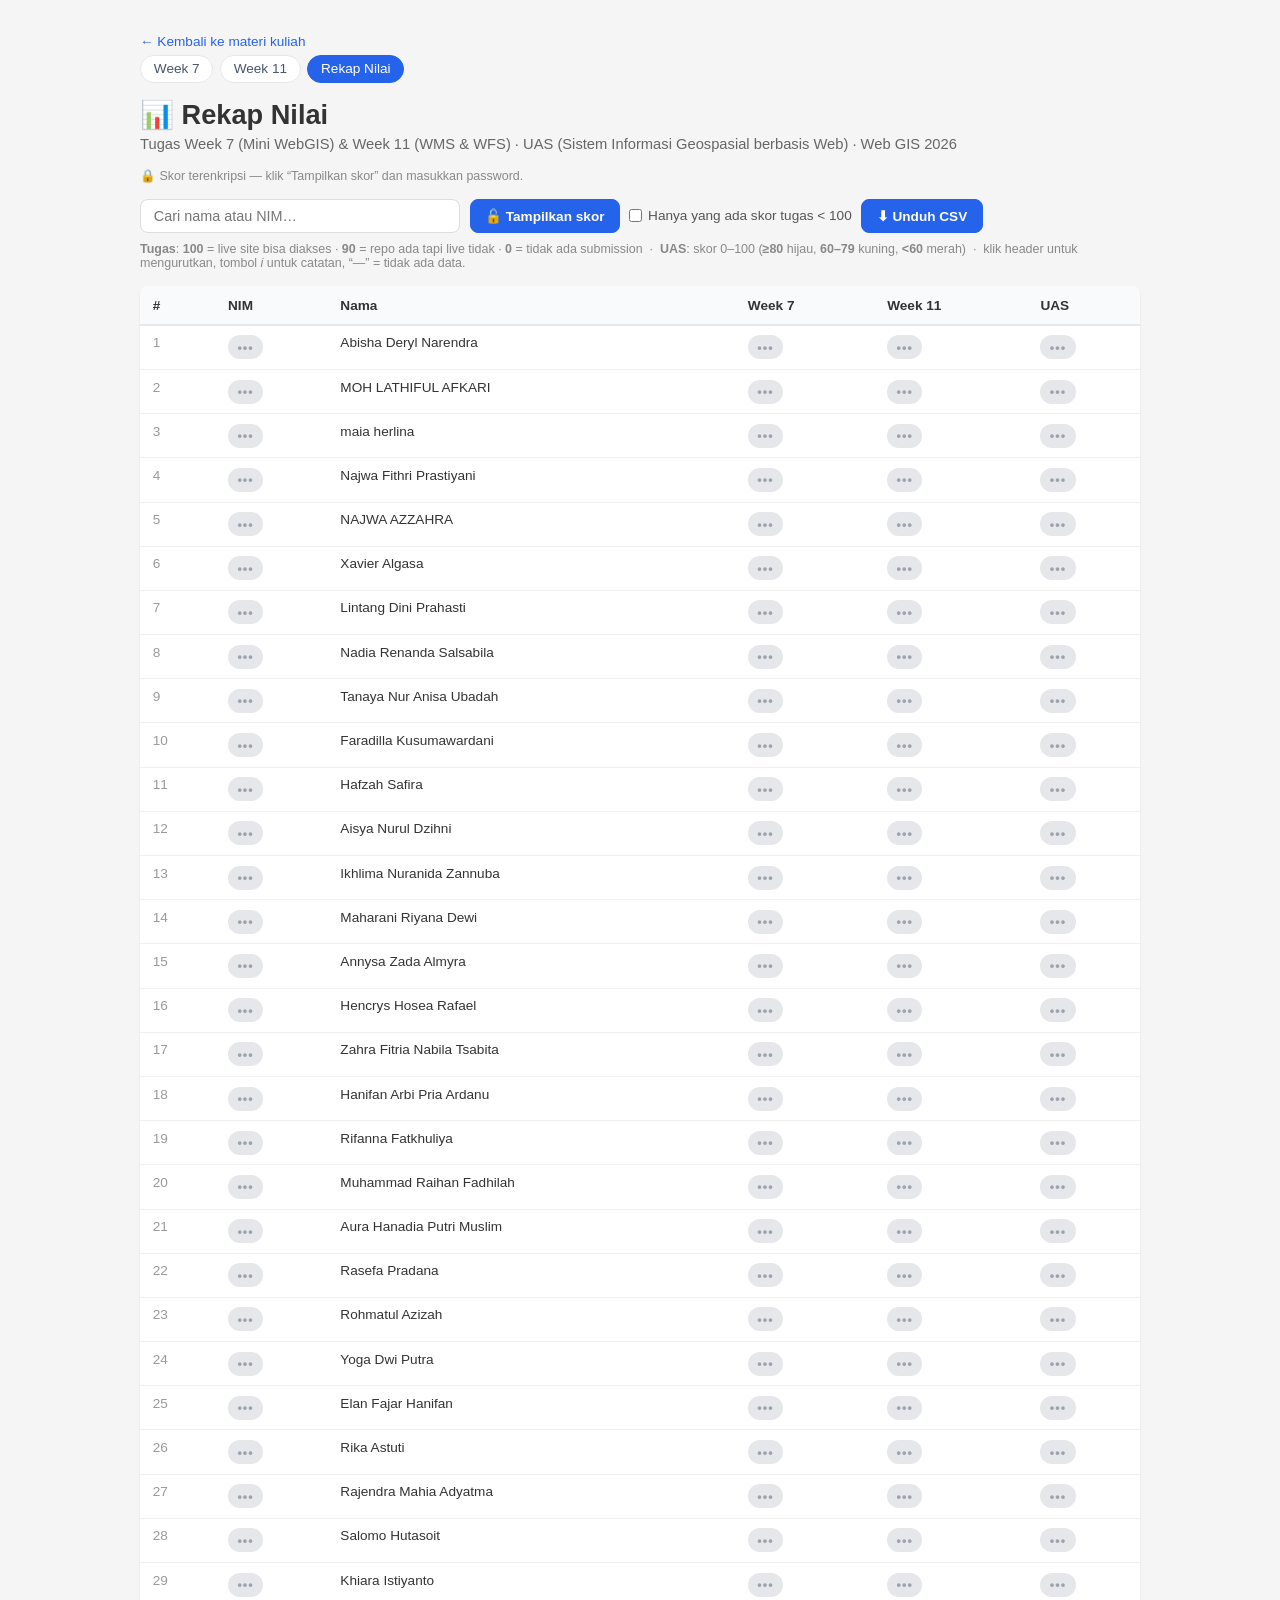
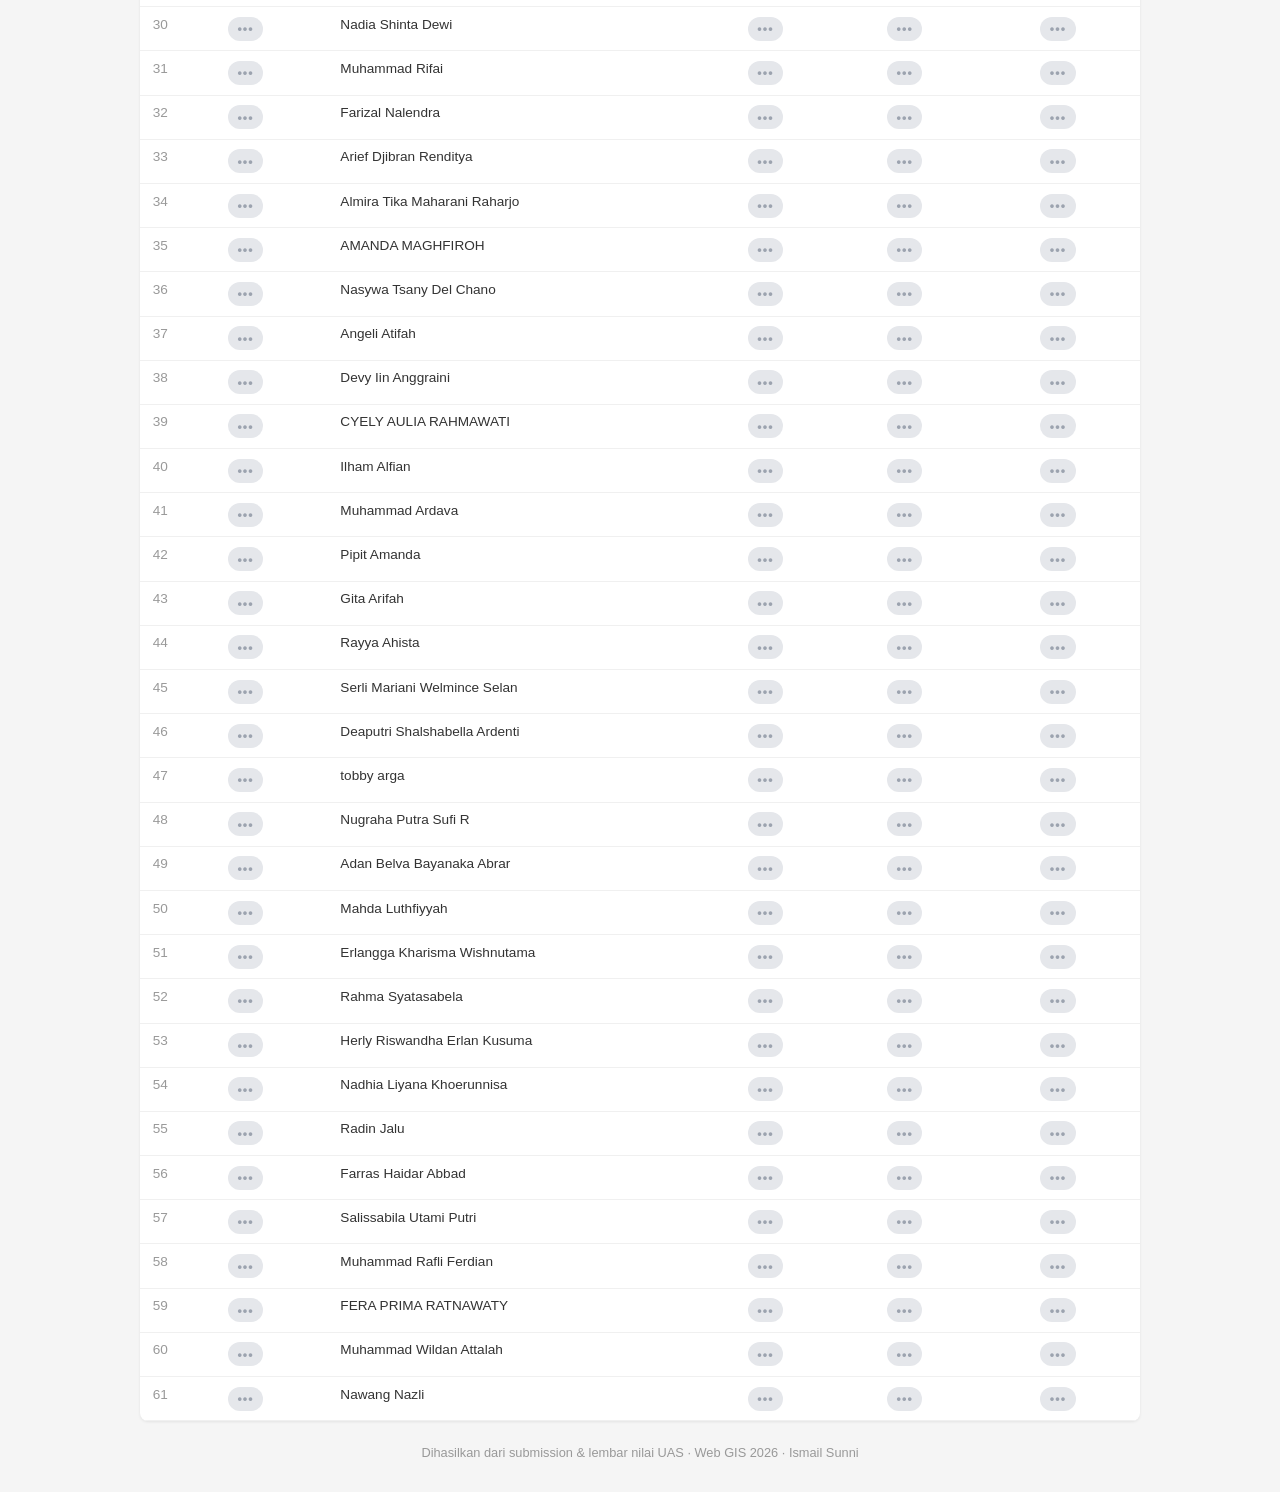
<file: homework/results.html>
<!DOCTYPE html>
<html lang="id">
<head>
    <meta charset="UTF-8">
    <meta name="viewport" content="width=device-width, initial-scale=1.0">
    <link rel="icon" href="data:image/svg+xml,<svg xmlns=%22http://www.w3.org/2000/svg%22 viewBox=%220 0 100 100%22><text y=%22.9em%22 font-size=%2290%22>📊</text></svg>">
    <title>Rekap Nilai — Web GIS 2026</title>
    <link rel="stylesheet" href="style.css">
    <script defer src="https://cloud.umami.is/script.js" data-website-id="a4e2f8be-91ae-48a3-a1ba-0b50d7485e05"></script>
</head>
<body>
    <div class="container">
        <a class="back" href="../">← Kembali ke materi kuliah</a>
        <nav class="subnav"><a href="week-7.html">Week 7</a><a href="week-11.html">Week 11</a><a href="results.html" class="active">Rekap Nilai</a></nav>
        <h1>📊 Rekap Nilai</h1>
        <p class="subtitle">Tugas Week 7 (Mini WebGIS) &amp; Week 11 (WMS &amp; WFS) · UAS (Sistem Informasi Geospasial berbasis Web) · Web GIS 2026</p>

        <div id="stats"></div>

        <div class="controls">
            <input class="search" id="q" type="search" placeholder="Cari nama atau NIM…" oninput="filterRows()">
            <button id="lockBtn" class="dl-btn" type="button" onclick="toggleScores()">🔓 Tampilkan skor</button>
            <label><input type="checkbox" id="reviewOnly" onchange="filterRows()"> Hanya yang ada skor tugas &lt; 100</label>
            <button type="button" class="dl-btn" onclick="downloadCSV()">⬇ Unduh CSV</button>
        </div>
        <p class="legend"><b>Tugas</b>: <b>100</b> = live site bisa diakses · <b>90</b> = repo ada tapi live tidak · <b>0</b> = tidak ada submission &nbsp;·&nbsp; <b>UAS</b>: skor 0–100 (<b>≥80</b> hijau, <b>60–79</b> kuning, <b>&lt;60</b> merah) &nbsp;·&nbsp; klik header untuk mengurutkan, tombol <i>i</i> untuk catatan, “—” = tidak ada data.</p>

        <div class="table-wrap">
        <table>
            <thead><tr>
                <th onclick="sortBy(0,'num')">#<span class="arrow"></span></th>
                <th onclick="sortBy(1,'text')">NIM<span class="arrow"></span></th>
                <th onclick="sortBy(2,'text')">Nama<span class="arrow"></span></th>
                <th onclick="sortBy(3,'num')">Week 7<span class="arrow"></span></th>
                <th onclick="sortBy(4,'num')">Week 11<span class="arrow"></span></th>
                <th onclick="sortBy(5,'num')">UAS<span class="arrow"></span></th>
            </tr></thead>
            <tbody id="tbody"></tbody>
        </table>
        </div>

        <footer>Dihasilkan dari submission &amp; lembar nilai UAS · Web GIS 2026 · Ismail Sunni</footer>
    </div>
    <script src="table.js"></script>
    <script>
        let GRADES = [];
        function filterRows() {
            const q = document.getElementById('q').value.toLowerCase();
            const ro = document.getElementById('reviewOnly').checked;
            for (const tr of document.querySelectorAll('#tbody tr')) {
                const txt = tr.textContent.toLowerCase().includes(q);
                const rev = !ro || (+tr.children[3].dataset.sort < 100) || (+tr.children[4].dataset.sort < 100);
                tr.style.display = (txt && rev) ? '' : 'none';
            }
        }
        const chip = (c, t) => `<span class="chip ${c}">${t}</span>`;
        const statgrp = (label, chips) => `<div class="statgrp"><div class="statgrp-label">${label}</div>${chips}</div>`;
        function renderStats(rows) {
            if (!SHOW_SCORES) { document.getElementById('stats').innerHTML = '<p class="legend">🔒 Skor terenkripsi — klik “Tampilkan skor” dan masukkan password.</p>'; return; }
            const wk = key => {
                const c = {};
                rows.forEach(r => { if (r[key] !== '') c[r[key]] = (c[r[key]] || 0) + 1; });
                return Object.keys(c).sort((a, b) => b - a)
                    .map(s => chip(+s >= 100 ? 'c100' : +s >= 80 ? 'c90' : 'c0', `${c[s]} × ${s}`)).join('');
            };
            const uas = rows.map(r => parseFloat(r.uas_score)).filter(n => !isNaN(n));
            const ge = uas.filter(n => n >= 80).length, mid = uas.filter(n => n >= 60 && n < 80).length, lo = uas.filter(n => n < 60).length;
            const avg = (uas.reduce((s, n) => s + n, 0) / uas.length).toFixed(1);
            document.getElementById('stats').innerHTML =
                statgrp('Week 7', wk('w7_score')) + statgrp('Week 11', wk('w11_score'))
                + statgrp('UAS', chip('c100', `${ge} × ≥80`) + chip('c90', `${mid} × 60–79`) + chip('c0', `${lo} × &lt;60`) + chip('cavg', `rata-rata ${avg}`));
        }
        function downloadCSV() {
            if (!SHOW_SCORES) { alert('Tampilkan skor dulu (perlu password) sebelum mengunduh.'); return; }
            const rows = GRADES.map(decryptRow);
            const head = ['NIM', 'Nama', 'Week7', 'Week11', 'UAS'];
            const lines = [head.join(',')].concat(rows.map(r => [r.nim, '"' + r.name.replace(/"/g, '""') + '"', r.w7_score, r.w11_score, r.uas_score].join(',')));
            const blob = new Blob([lines.join('\n')], { type: 'text/csv' });
            const a = document.createElement('a');
            a.href = URL.createObjectURL(blob); a.download = 'rekap-nilai.csv'; a.click();
        }
        function renderTable() {
            const rows = SHOW_SCORES ? GRADES.map(decryptRow) : GRADES;
            document.getElementById('tbody').innerHTML = rows.map((r, i) => {
                const nimC = SHOW_SCORES ? `<td class="nim" data-sort="${esc(r.nim)}">${esc(r.nim)}</td>` : lockedCell('nim');
                const w7C = SHOW_SCORES ? badgeCell('wk', r.w7_score, scoreBadge(r.w7_score), r.w7_note) : lockedCell('wk');
                const w11C = SHOW_SCORES ? badgeCell('wk', r.w11_score, scoreBadge(r.w11_score), r.w11_note) : lockedCell('wk');
                const uasC = SHOW_SCORES
                    ? (r.uas_score ? badgeCell('uas', r.uas_score, uasBadge(r.uas_score), r.uas_note) : '<td class="uas" data-sort="-1"><span class="none">—</span></td>')
                    : lockedCell('uas');
                return `<tr><td class="num" data-sort="${i + 1}">${i + 1}</td>` + nimC + `<td class="name">${esc(r.name)}</td>` + w7C + w11C + uasC + '</tr>';
            }).join('');
            renderStats(rows);
            filterRows();
        }
        loadGrades().then(rows => { GRADES = rows; renderTable(); })
            .catch(e => { document.getElementById('tbody').innerHTML = `<tr><td colspan="6">${esc(e.message)}</td></tr>`; });
    </script>
</body>
</html>
</file>
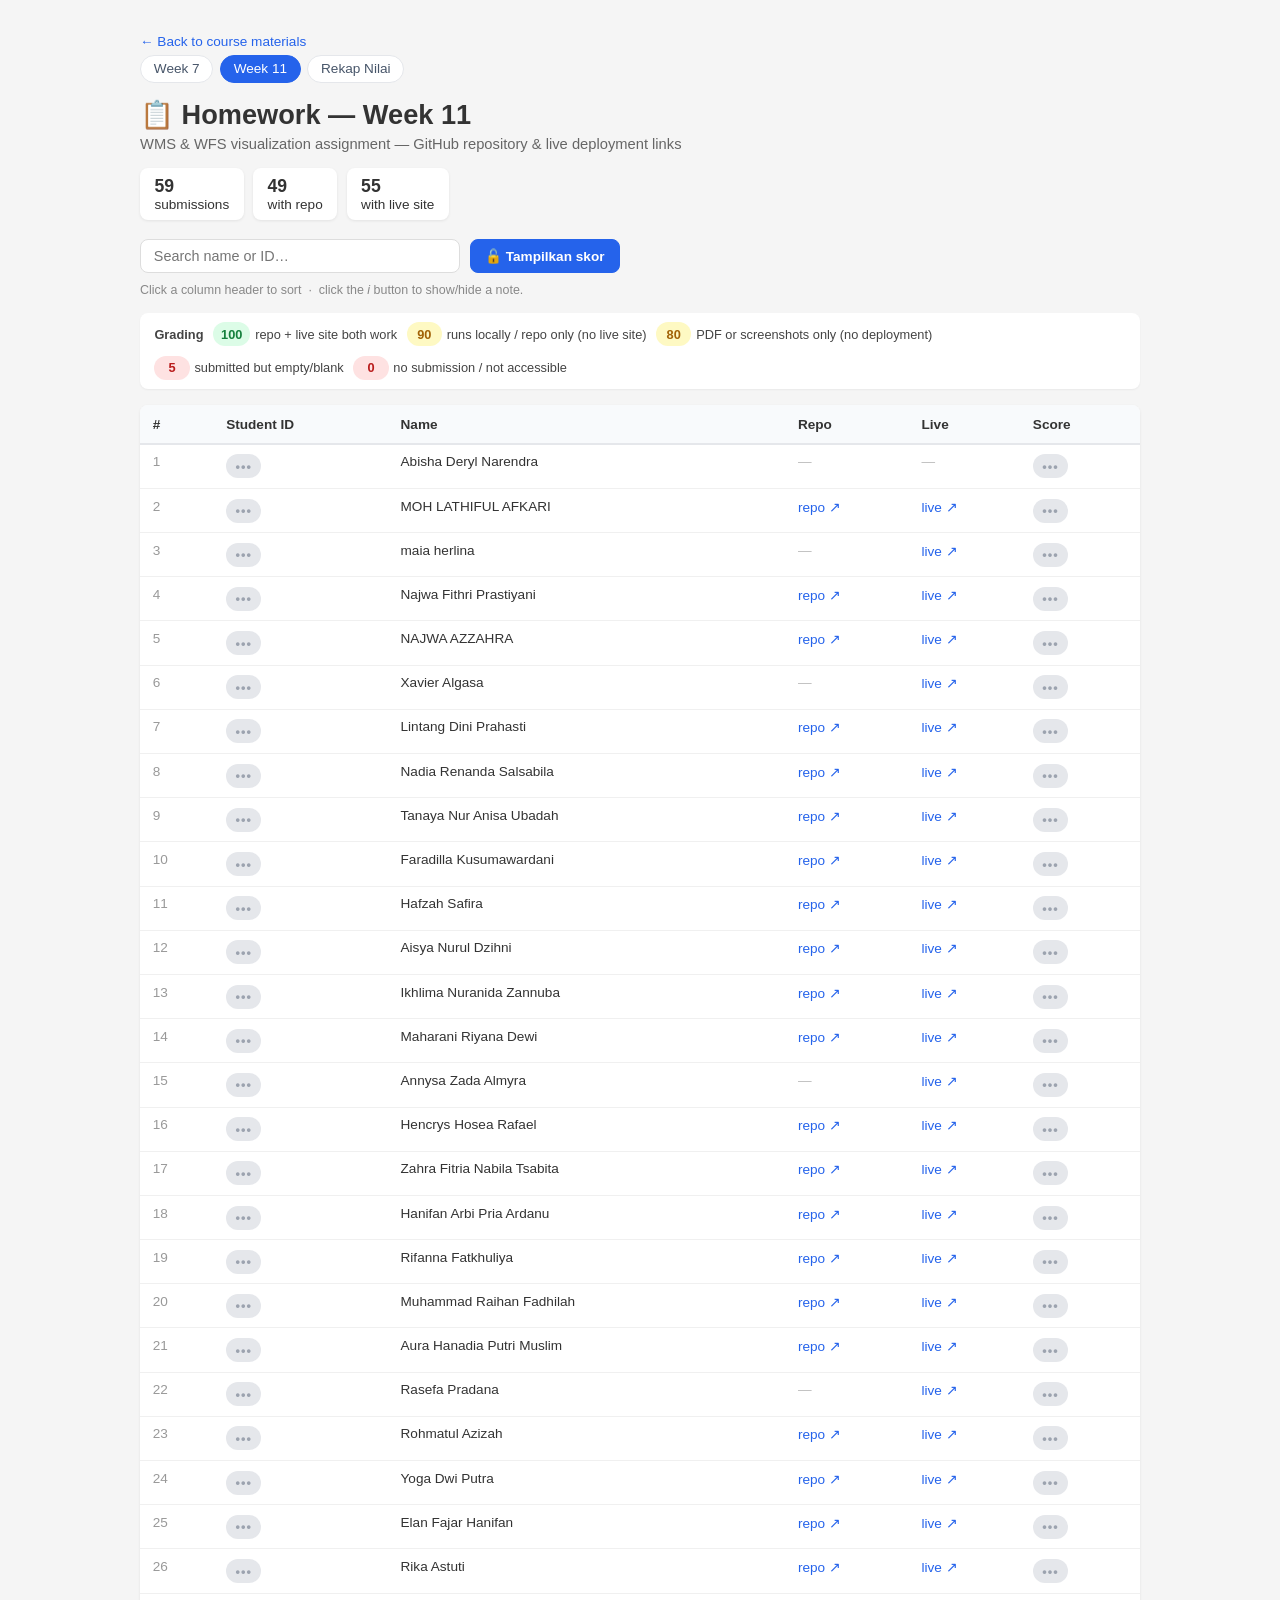
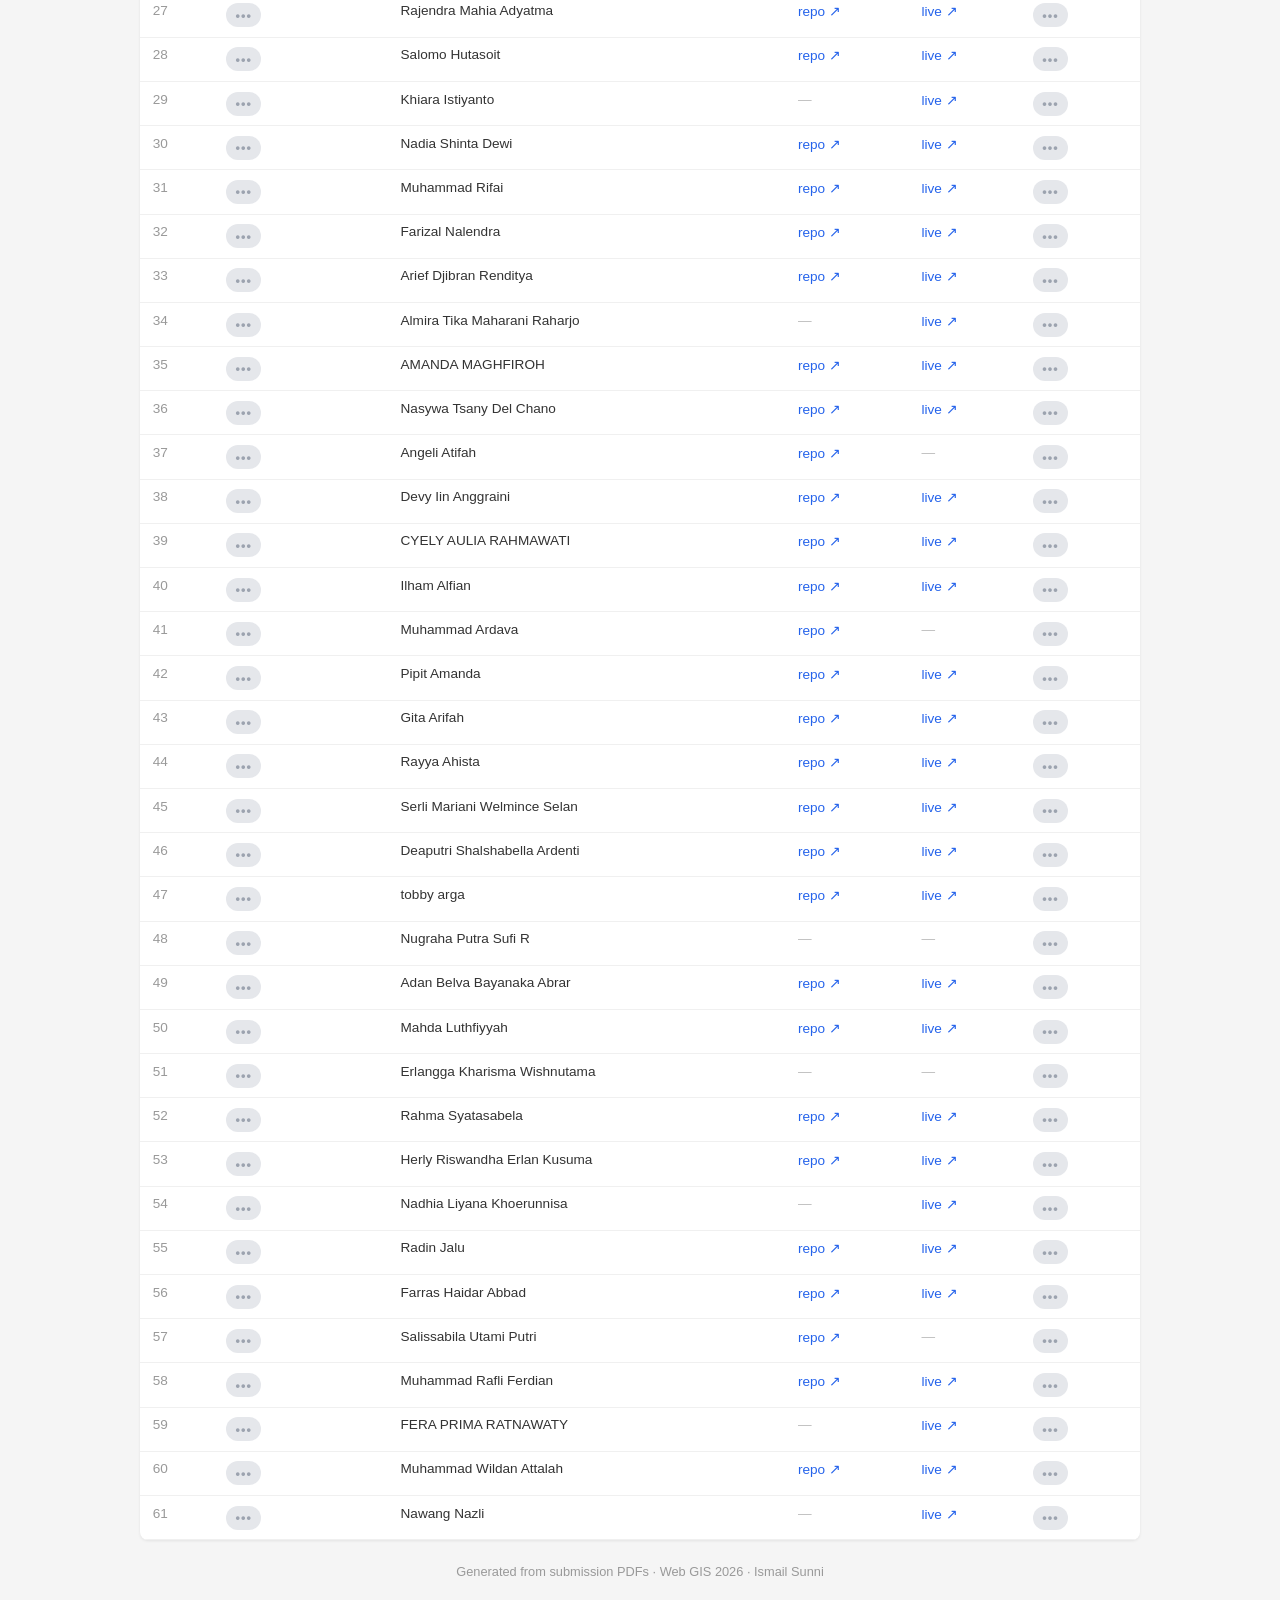
<file: homework/week-11.html>
<!DOCTYPE html>
<html lang="en">
<head>
    <meta charset="UTF-8">
    <meta name="viewport" content="width=device-width, initial-scale=1.0">
    <link rel="icon" href="data:image/svg+xml,<svg xmlns=%22http://www.w3.org/2000/svg%22 viewBox=%220 0 100 100%22><text y=%22.9em%22 font-size=%2290%22>📋</text></svg>">
    <title>Homework Week 11 — WMS &amp; WFS · Web GIS 2026</title>
    <link rel="stylesheet" href="style.css">
    <script defer src="https://cloud.umami.is/script.js" data-website-id="a4e2f8be-91ae-48a3-a1ba-0b50d7485e05"></script>
</head>
<body>
    <div class="container">
        <a class="back" href="../">← Back to course materials</a>
        <nav class="subnav"><a href="week-7.html">Week 7</a><a href="week-11.html" class="active">Week 11</a><a href="results.html">Rekap Nilai</a></nav>
        <h1>📋 Homework — Week 11</h1>
        <p class="subtitle">WMS &amp; WFS visualization assignment — GitHub repository &amp; live deployment links</p>

        <div class="stats" id="stats"></div>

        <div class="controls">
            <input class="search" id="q" type="search" placeholder="Search name or ID…" oninput="filterRows()">
            <button id="lockBtn" class="dl-btn" type="button" onclick="toggleScores()">🔓 Tampilkan skor</button>
        </div>
        <p class="legend">Click a column header to sort &nbsp;·&nbsp; click the <i>i</i> button to show/hide a note.</p>
        <div class="rubric">
            <b>Grading</b>
            <span><span class="badge s100">100</span> repo + live site both work</span>
            <span><span class="badge s90">90</span> runs locally / repo only (no live site)</span>
            <span><span class="badge s80">80</span> PDF or screenshots only (no deployment)</span>
            <span><span class="badge s5">5</span> submitted but empty/blank</span>
            <span><span class="badge s0">0</span> no submission / not accessible</span>
        </div>

        <div class="table-wrap">
        <table>
            <thead><tr>
                <th onclick="sortBy(0,'num')">#<span class="arrow"></span></th>
                <th onclick="sortBy(1,'num')">Student ID<span class="arrow"></span></th>
                <th onclick="sortBy(2,'text')">Name<span class="arrow"></span></th>
                <th onclick="sortBy(3,'num')">Repo<span class="arrow"></span></th>
                <th onclick="sortBy(4,'num')">Live<span class="arrow"></span></th>
                <th onclick="sortBy(5,'num')">Score<span class="arrow"></span></th>
            </tr></thead>
            <tbody id="tbody"></tbody>
        </table>
        </div>

        <footer>Generated from submission PDFs · Web GIS 2026 · Ismail Sunni</footer>
    </div>
    <script src="table.js"></script>
    <script>
        function filterRows() {
            const q = document.getElementById('q').value.toLowerCase();
            for (const tr of document.querySelectorAll('#tbody tr'))
                tr.style.display = tr.textContent.toLowerCase().includes(q) ? '' : 'none';
        }
        const stat = (v, l) => `<div class="stat"><b>${v}</b> ${l}</div>`;
        let ROWS = [];
        function renderTable() {
            const rows = SHOW_SCORES ? ROWS.map(decryptRow) : ROWS;
            document.getElementById('tbody').innerHTML = rows.map((r, i) => {
                const idC = SHOW_SCORES
                    ? `<td class="sid" data-sort="${esc(r.w11_id)}">${r.w11_id ? esc(r.w11_id) : '<span class="none">—</span>'}</td>`
                    : lockedCell('sid');
                const scC = SHOW_SCORES
                    ? badgeCell('score', r.w11_score, scoreBadge(r.w11_score), r.w11_note)
                    : lockedCell('score');
                return `<tr><td class="num" data-sort="${i + 1}">${i + 1}</td>` + idC
                    + `<td class="name">${esc(r.name)}</td>`
                    + linkCell(r.w11_repo, 'repo') + linkCell(r.w11_live, 'live') + scC + '</tr>';
            }).join('');
            const sub = rows.filter(r => r.w11_id);
            const n = sub.length, repo = sub.filter(r => r.w11_repo).length, live = sub.filter(r => r.w11_live).length;
            let extra = '';
            if (SHOW_SCORES) extra = stat(Math.round(sub.reduce((s, r) => s + (+r.w11_score), 0) / n), 'avg score');
            document.getElementById('stats').innerHTML =
                stat(n, 'submissions') + stat(repo, 'with repo') + stat(live, 'with live site') + extra;
            filterRows();
        }
        loadGrades().then(rows => { ROWS = rows; renderTable(); })
            .catch(e => { document.getElementById('tbody').innerHTML = `<tr><td colspan="6">${esc(e.message)}</td></tr>`; });
    </script>
</body>
</html>
</file>
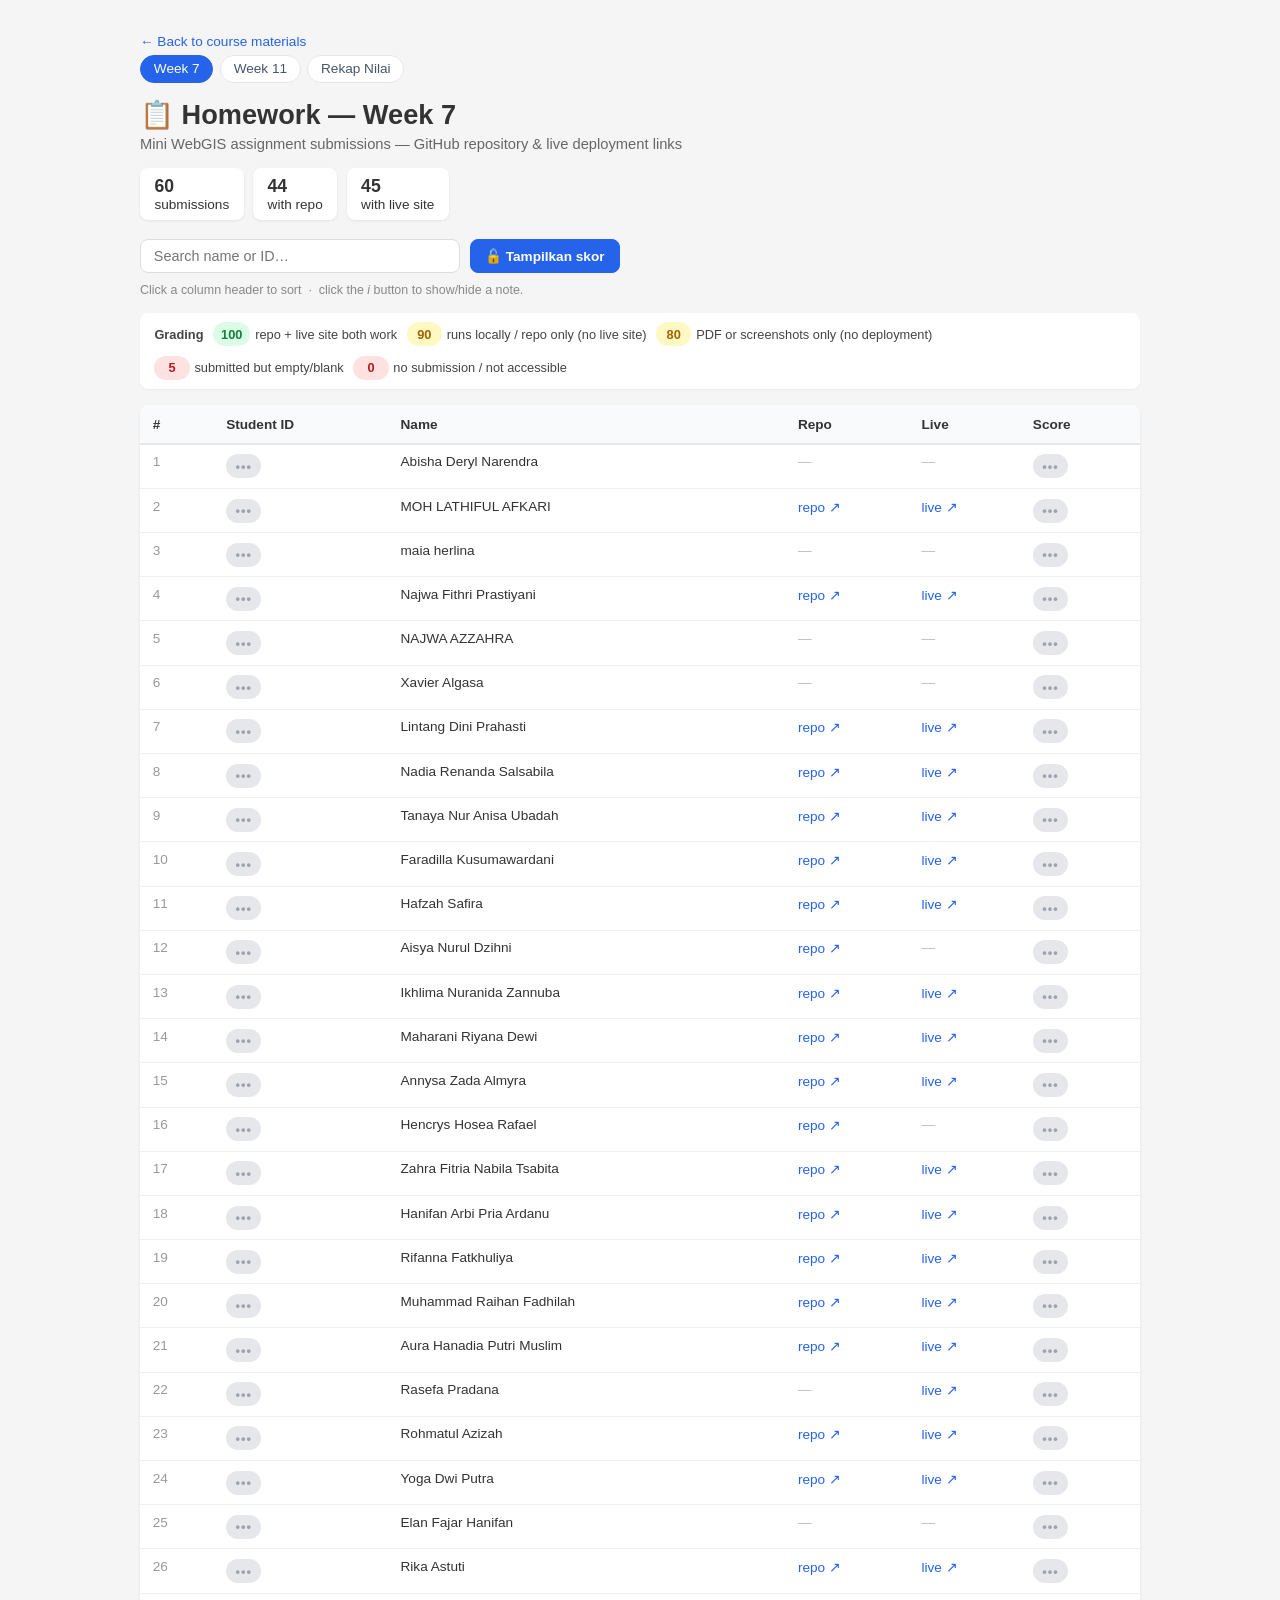
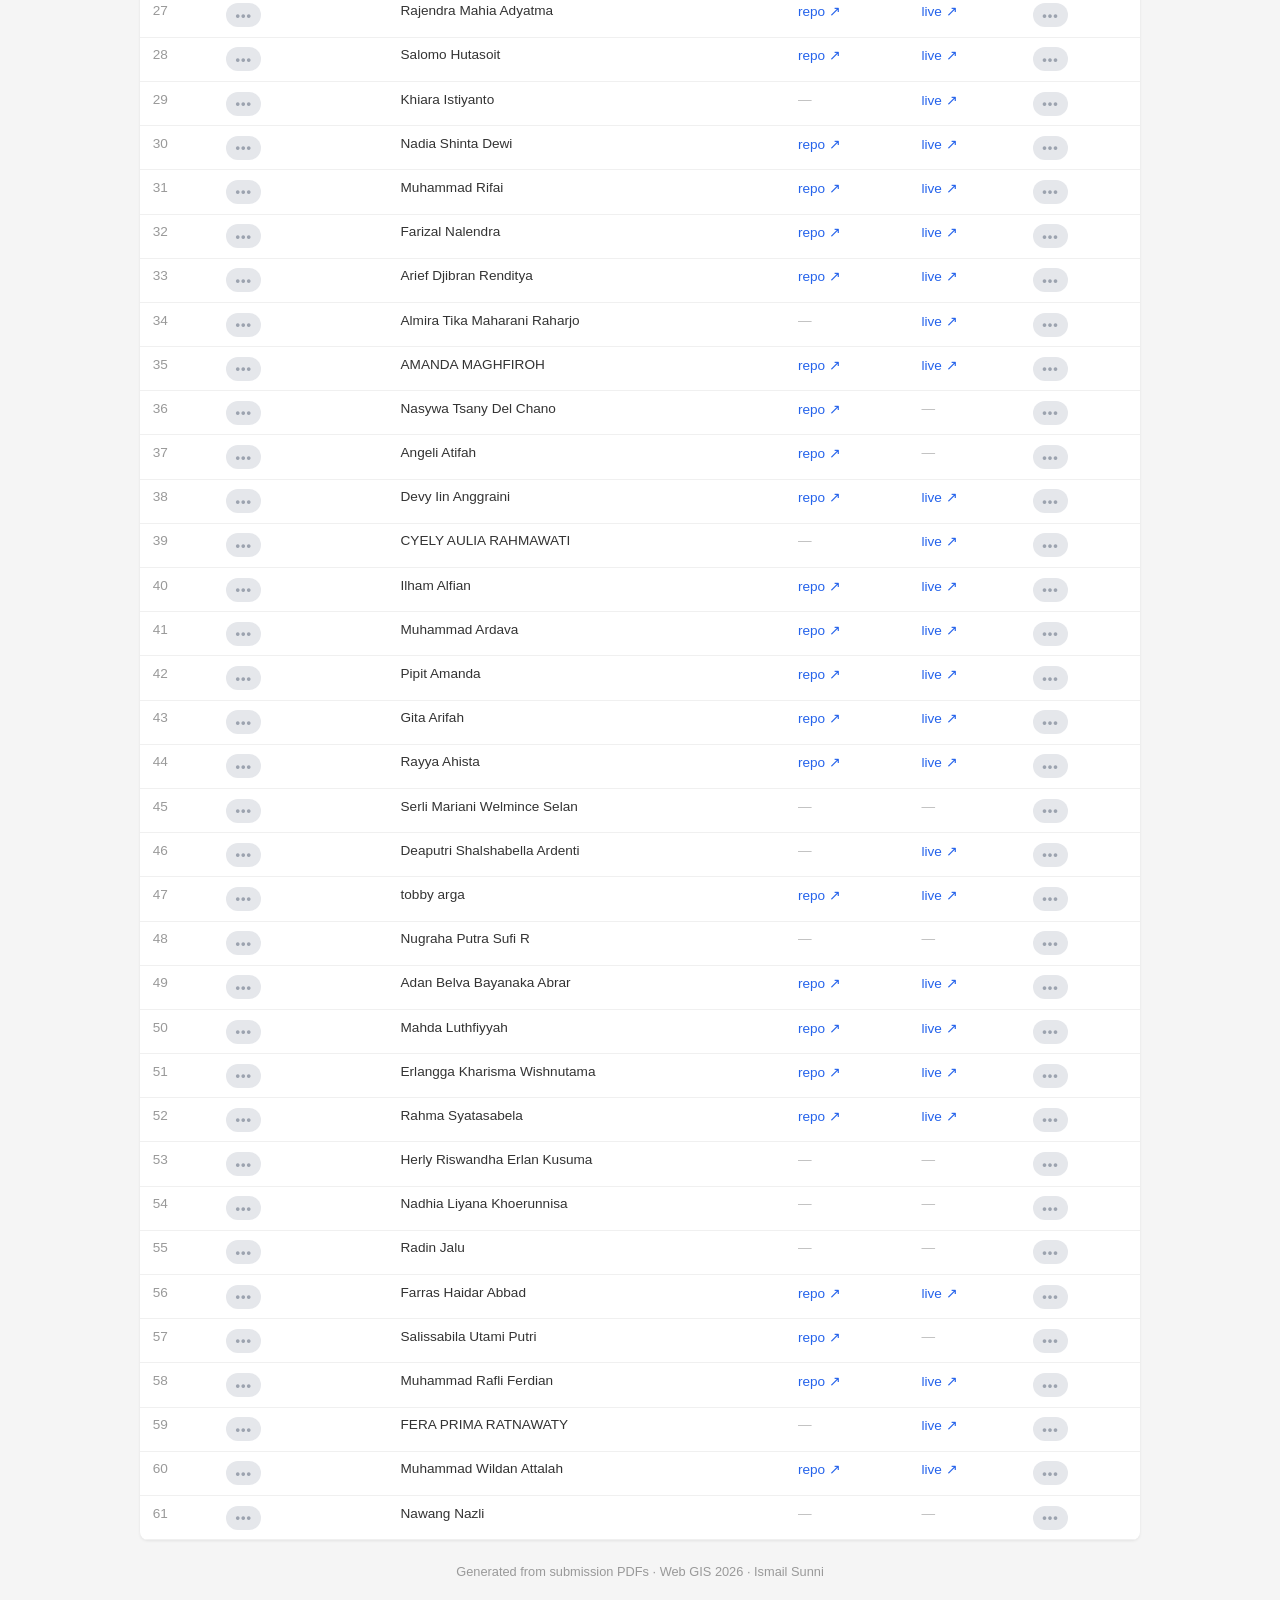
<file: homework/week-7.html>
<!DOCTYPE html>
<html lang="en">
<head>
    <meta charset="UTF-8">
    <meta name="viewport" content="width=device-width, initial-scale=1.0">
    <link rel="icon" href="data:image/svg+xml,<svg xmlns=%22http://www.w3.org/2000/svg%22 viewBox=%220 0 100 100%22><text y=%22.9em%22 font-size=%2290%22>📋</text></svg>">
    <title>Homework Week 7 — Mini WebGIS · Web GIS 2026</title>
    <link rel="stylesheet" href="style.css">
    <script defer src="https://cloud.umami.is/script.js" data-website-id="a4e2f8be-91ae-48a3-a1ba-0b50d7485e05"></script>
</head>
<body>
    <div class="container">
        <a class="back" href="../">← Back to course materials</a>
        <nav class="subnav"><a href="week-7.html" class="active">Week 7</a><a href="week-11.html">Week 11</a><a href="results.html">Rekap Nilai</a></nav>
        <h1>📋 Homework — Week 7</h1>
        <p class="subtitle">Mini WebGIS assignment submissions — GitHub repository &amp; live deployment links</p>

        <div class="stats" id="stats"></div>

        <div class="controls">
            <input class="search" id="q" type="search" placeholder="Search name or ID…" oninput="filterRows()">
            <button id="lockBtn" class="dl-btn" type="button" onclick="toggleScores()">🔓 Tampilkan skor</button>
        </div>
        <p class="legend">Click a column header to sort &nbsp;·&nbsp; click the <i>i</i> button to show/hide a note.</p>
        <div class="rubric">
            <b>Grading</b>
            <span><span class="badge s100">100</span> repo + live site both work</span>
            <span><span class="badge s90">90</span> runs locally / repo only (no live site)</span>
            <span><span class="badge s80">80</span> PDF or screenshots only (no deployment)</span>
            <span><span class="badge s5">5</span> submitted but empty/blank</span>
            <span><span class="badge s0">0</span> no submission / not accessible</span>
        </div>

        <div class="table-wrap">
        <table>
            <thead><tr>
                <th onclick="sortBy(0,'num')">#<span class="arrow"></span></th>
                <th onclick="sortBy(1,'num')">Student ID<span class="arrow"></span></th>
                <th onclick="sortBy(2,'text')">Name<span class="arrow"></span></th>
                <th onclick="sortBy(3,'num')">Repo<span class="arrow"></span></th>
                <th onclick="sortBy(4,'num')">Live<span class="arrow"></span></th>
                <th onclick="sortBy(5,'num')">Score<span class="arrow"></span></th>
            </tr></thead>
            <tbody id="tbody"></tbody>
        </table>
        </div>

        <footer>Generated from submission PDFs · Web GIS 2026 · Ismail Sunni</footer>
    </div>
    <script src="table.js"></script>
    <script>
        function filterRows() {
            const q = document.getElementById('q').value.toLowerCase();
            for (const tr of document.querySelectorAll('#tbody tr'))
                tr.style.display = tr.textContent.toLowerCase().includes(q) ? '' : 'none';
        }
        const stat = (v, l) => `<div class="stat"><b>${v}</b> ${l}</div>`;
        let ROWS = [];
        function renderTable() {
            const rows = SHOW_SCORES ? ROWS.map(decryptRow) : ROWS;
            document.getElementById('tbody').innerHTML = rows.map((r, i) => {
                const idC = SHOW_SCORES
                    ? `<td class="sid" data-sort="${esc(r.w7_id)}">${r.w7_id ? esc(r.w7_id) : '<span class="none">—</span>'}</td>`
                    : lockedCell('sid');
                const scC = SHOW_SCORES
                    ? badgeCell('score', r.w7_score, scoreBadge(r.w7_score), r.w7_note)
                    : lockedCell('score');
                return `<tr><td class="num" data-sort="${i + 1}">${i + 1}</td>` + idC
                    + `<td class="name">${esc(r.name)}</td>`
                    + linkCell(r.w7_repo, 'repo') + linkCell(r.w7_live, 'live') + scC + '</tr>';
            }).join('');
            const sub = rows.filter(r => r.w7_id);
            const n = sub.length, repo = sub.filter(r => r.w7_repo).length, live = sub.filter(r => r.w7_live).length;
            let extra = '';
            if (SHOW_SCORES) extra = stat(Math.round(sub.reduce((s, r) => s + (+r.w7_score), 0) / n), 'avg score');
            document.getElementById('stats').innerHTML =
                stat(n, 'submissions') + stat(repo, 'with repo') + stat(live, 'with live site') + extra;
            filterRows();
        }
        loadGrades().then(rows => { ROWS = rows; renderTable(); })
            .catch(e => { document.getElementById('tbody').innerHTML = `<tr><td colspan="6">${esc(e.message)}</td></tr>`; });
    </script>
</body>
</html>
</file>
<file: homework/style.css>
/* Shared styles for the homework dashboard pages (results, week-7, week-11). */
* { margin: 0; padding: 0; box-sizing: border-box; }
body { font-family: -apple-system, BlinkMacSystemFont, 'Segoe UI', sans-serif;
    background: #f5f5f5; color: #333; padding: 2rem 1rem; }
.container { max-width: 1000px; margin: 0 auto; }
a.back { color: #2563eb; text-decoration: none; font-size: 0.85rem; }
a.back:hover { text-decoration: underline; }
h1 { font-size: 1.7rem; margin: 0.6rem 0 0.3rem; }
.subtitle { color: #666; font-size: 0.92rem; margin-bottom: 1rem; }

/* sub-navigation between the homework pages */
.subnav { display: flex; gap: 0.4rem; flex-wrap: wrap; margin: 0.3rem 0 1rem; }
.subnav a { font-size: 0.85rem; padding: 0.35rem 0.8rem; border-radius: 99px; text-decoration: none;
    color: #475569; background: #fff; border: 1px solid #e5e7eb; font-weight: 500; }
.subnav a:hover { border-color: #2563eb; color: #2563eb; }
.subnav a.active { background: #2563eb; border-color: #2563eb; color: #fff; }

/* stat chips (results recap) */
.statgrp { display: flex; align-items: center; gap: 0.45rem; flex-wrap: wrap; margin-bottom: 0.5rem; }
.statgrp-label { font-weight: 600; font-size: 0.85rem; width: 4.5rem; color: #475569; }
.chip { font-size: 0.8rem; padding: 0.2rem 0.6rem; border-radius: 99px; font-weight: 600; }
.chip.c100 { background: #dcfce7; color: #15803d; }
.chip.c90 { background: #fef9c3; color: #a16207; }
.chip.c0 { background: #fee2e2; color: #b91c1c; }
.chip.cavg { background: #e0e7ff; color: #4338ca; }

/* stat cards (submission pages) */
.stats { display: flex; gap: 0.6rem; flex-wrap: wrap; margin-bottom: 1.2rem; }
.stat { background: #fff; border-radius: 8px; padding: 0.5rem 0.9rem;
    box-shadow: 0 1px 3px rgba(0,0,0,0.08); font-size: 0.85rem; }
.stat b { font-size: 1.1rem; display: block; }

.controls { display: flex; gap: 0.6rem; flex-wrap: wrap; align-items: center; margin: 1rem 0 0.6rem; }
.search { flex: 1; min-width: 200px; max-width: 320px; padding: 0.5rem 0.8rem; font-size: 0.9rem;
    border: 1px solid #ddd; border-radius: 8px; }
.controls select { padding: 0.5rem 0.8rem; font-size: 0.9rem; border: 1px solid #ddd;
    border-radius: 8px; background: #fff; }
.controls label { font-size: 0.85rem; color: #555; display: flex; align-items: center; gap: 0.35rem; }
.dl-btn { font-size: 0.85rem; padding: 0.5rem 0.9rem; border: 1px solid #2563eb; background: #2563eb;
    color: #fff; border-radius: 8px; cursor: pointer; font-weight: 600; transition: background 0.12s; }
.dl-btn:hover { background: #1d4ed8; }
.legend { color: #888; font-size: 0.78rem; margin-bottom: 1rem; }

/* grading rubric (submission pages) */
.rubric { display: flex; flex-wrap: wrap; align-items: center; gap: 0.6rem;
    background: #fff; border-radius: 8px; padding: 0.6rem 0.9rem; margin-bottom: 1rem;
    font-size: 0.8rem; color: #444; box-shadow: 0 1px 2px rgba(0,0,0,0.05); }
.rubric span { display: inline-flex; align-items: center; gap: 0.3rem; }

.table-wrap { background: #fff; border-radius: 8px; box-shadow: 0 1px 3px rgba(0,0,0,0.08); overflow-x: auto; }
table { border-collapse: collapse; width: 100%; font-size: 0.85rem; }
thead th { position: sticky; top: 0; background: #f8fafc; text-align: left; padding: 0.7rem 0.8rem;
    border-bottom: 2px solid #e5e7eb; font-weight: 600; white-space: nowrap; cursor: pointer; user-select: none; }
thead th:hover { background: #eef2f7; }
thead th .arrow { color: #9ca3af; font-size: 0.7rem; margin-left: 0.2rem; }
thead th.sorted .arrow { color: #2563eb; }
td { padding: 0.6rem 0.8rem; border-bottom: 1px solid #f0f0f0; vertical-align: top; }
tbody tr:hover { background: #f9fafb; }
td a { color: #2563eb; text-decoration: none; font-weight: 500; white-space: nowrap; }
td a:hover { text-decoration: underline; }
.num { color: #999; }
.nim, .sid { color: #555; font-variant-numeric: tabular-nums; white-space: nowrap; }
.name { font-weight: 500; }
.none { color: #bbb; }
.cell { display: inline-flex; align-items: center; gap: 0.45rem; }
.cell.muted { color: #cbd5e1; }

.badge { display: inline-flex; align-items: center; justify-content: center; min-width: 2.2rem;
    height: 1.5rem; padding: 0 0.5rem; border-radius: 99px; font-size: 0.8rem; font-weight: 700; }
.badge.s100 { background: #dcfce7; color: #15803d; }
.badge.s90 { background: #fef9c3; color: #a16207; }
.badge.s80 { background: #fef9c3; color: #a16207; }
.badge.s5 { background: #fee2e2; color: #b91c1c; }
.badge.s0 { background: #fee2e2; color: #b91c1c; }
.badge.u80 { background: #dcfce7; color: #15803d; }
.badge.u60 { background: #fef9c3; color: #a16207; }
.badge.u0 { background: #fee2e2; color: #b91c1c; }
.badge.locked { background: #e5e7eb; color: #9ca3af; letter-spacing: 1px; }

.note-btn { width: 1.25rem; height: 1.25rem; flex: none; border-radius: 50%; border: 1px solid #d1d5db;
    background: #fff; color: #6b7280; font-size: 0.72rem; font-family: Georgia, serif; font-style: italic;
    font-weight: 700; line-height: 1; cursor: pointer; display: inline-flex; align-items: center;
    justify-content: center; transition: all 0.12s; }
.note-btn:hover { border-color: #2563eb; color: #2563eb; }
.note-btn[aria-expanded="true"] { background: #2563eb; border-color: #2563eb; color: #fff; }
.note { display: block; color: #92400e; font-size: 0.75rem; margin-top: 0.35rem; max-width: 280px;
    background: #fffbeb; border: 1px solid #fde68a; border-radius: 6px; padding: 0.35rem 0.5rem; word-break: break-word; }
.note[hidden] { display: none; }
.note a { color: #92400e; text-decoration: underline; word-break: break-all; white-space: normal; font-weight: 600; }
footer { text-align: center; margin-top: 1.5rem; color: #999; font-size: 0.8rem; }
</file>
